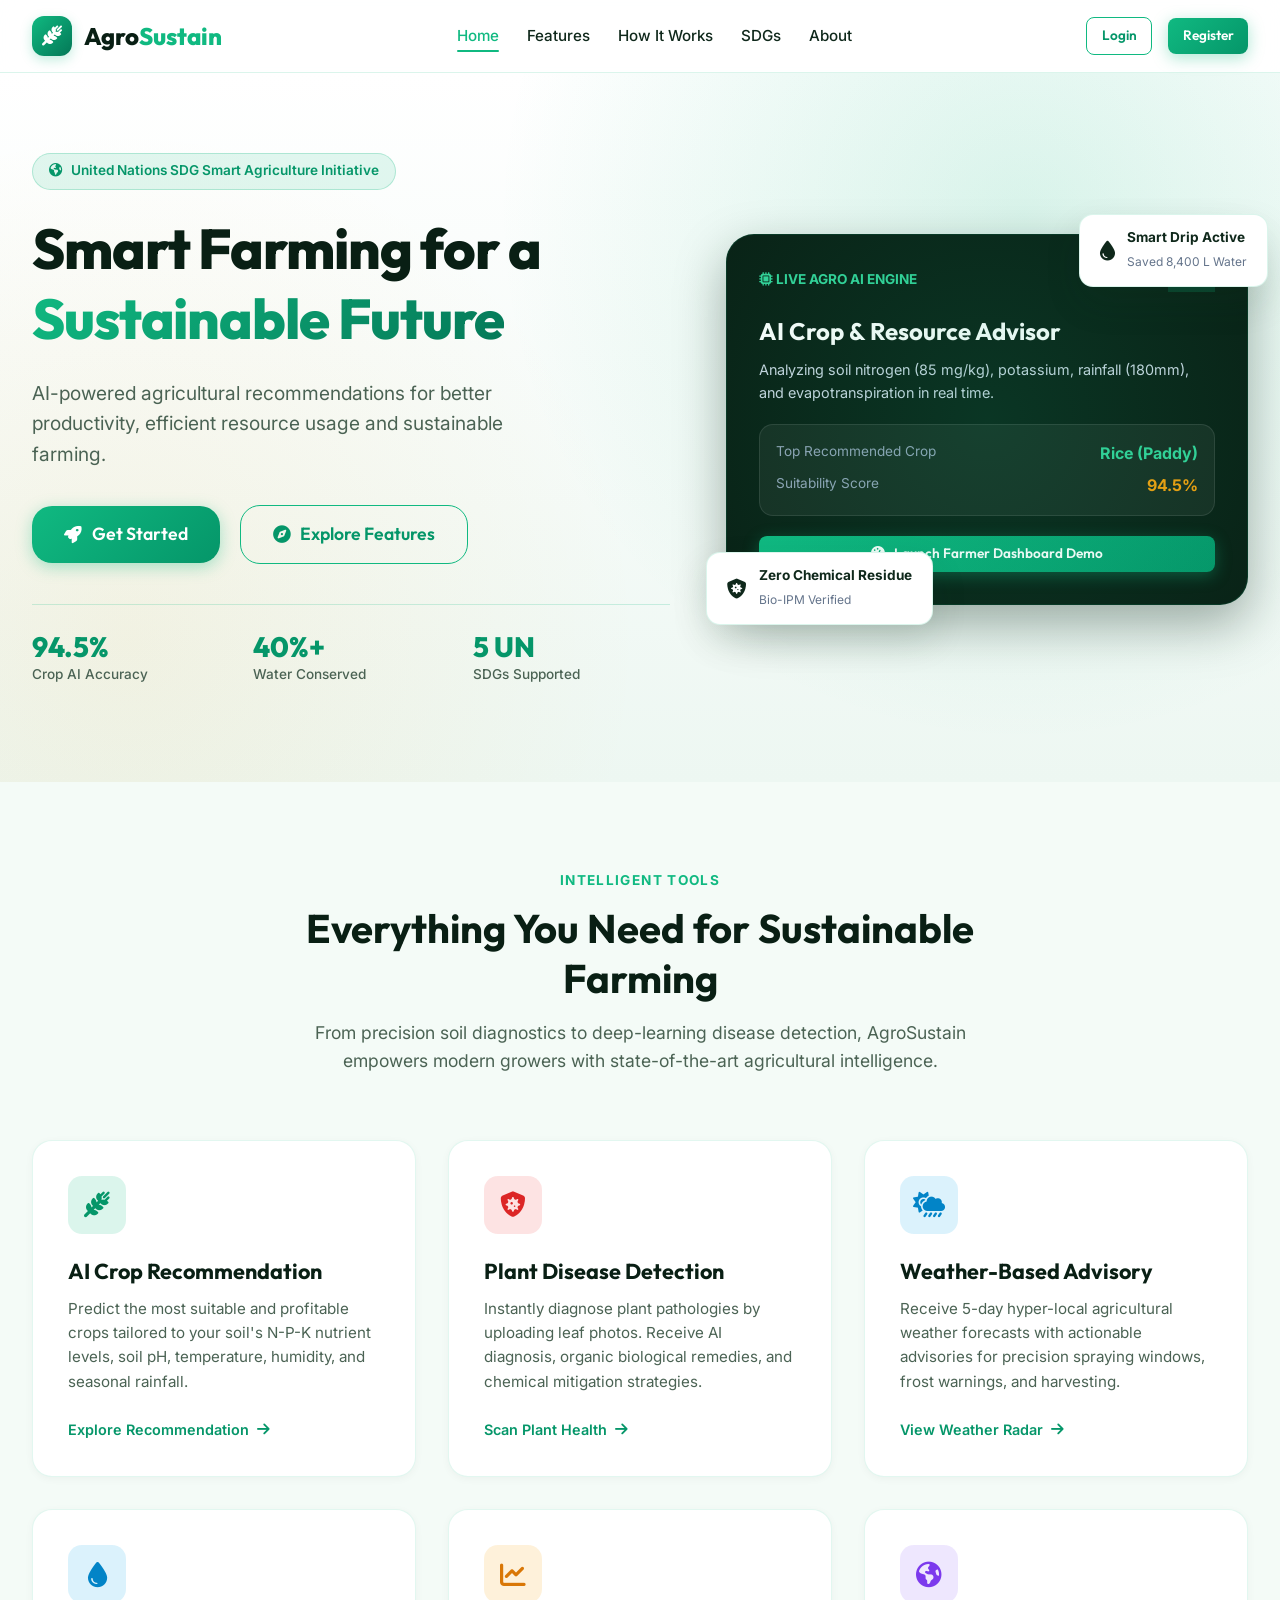
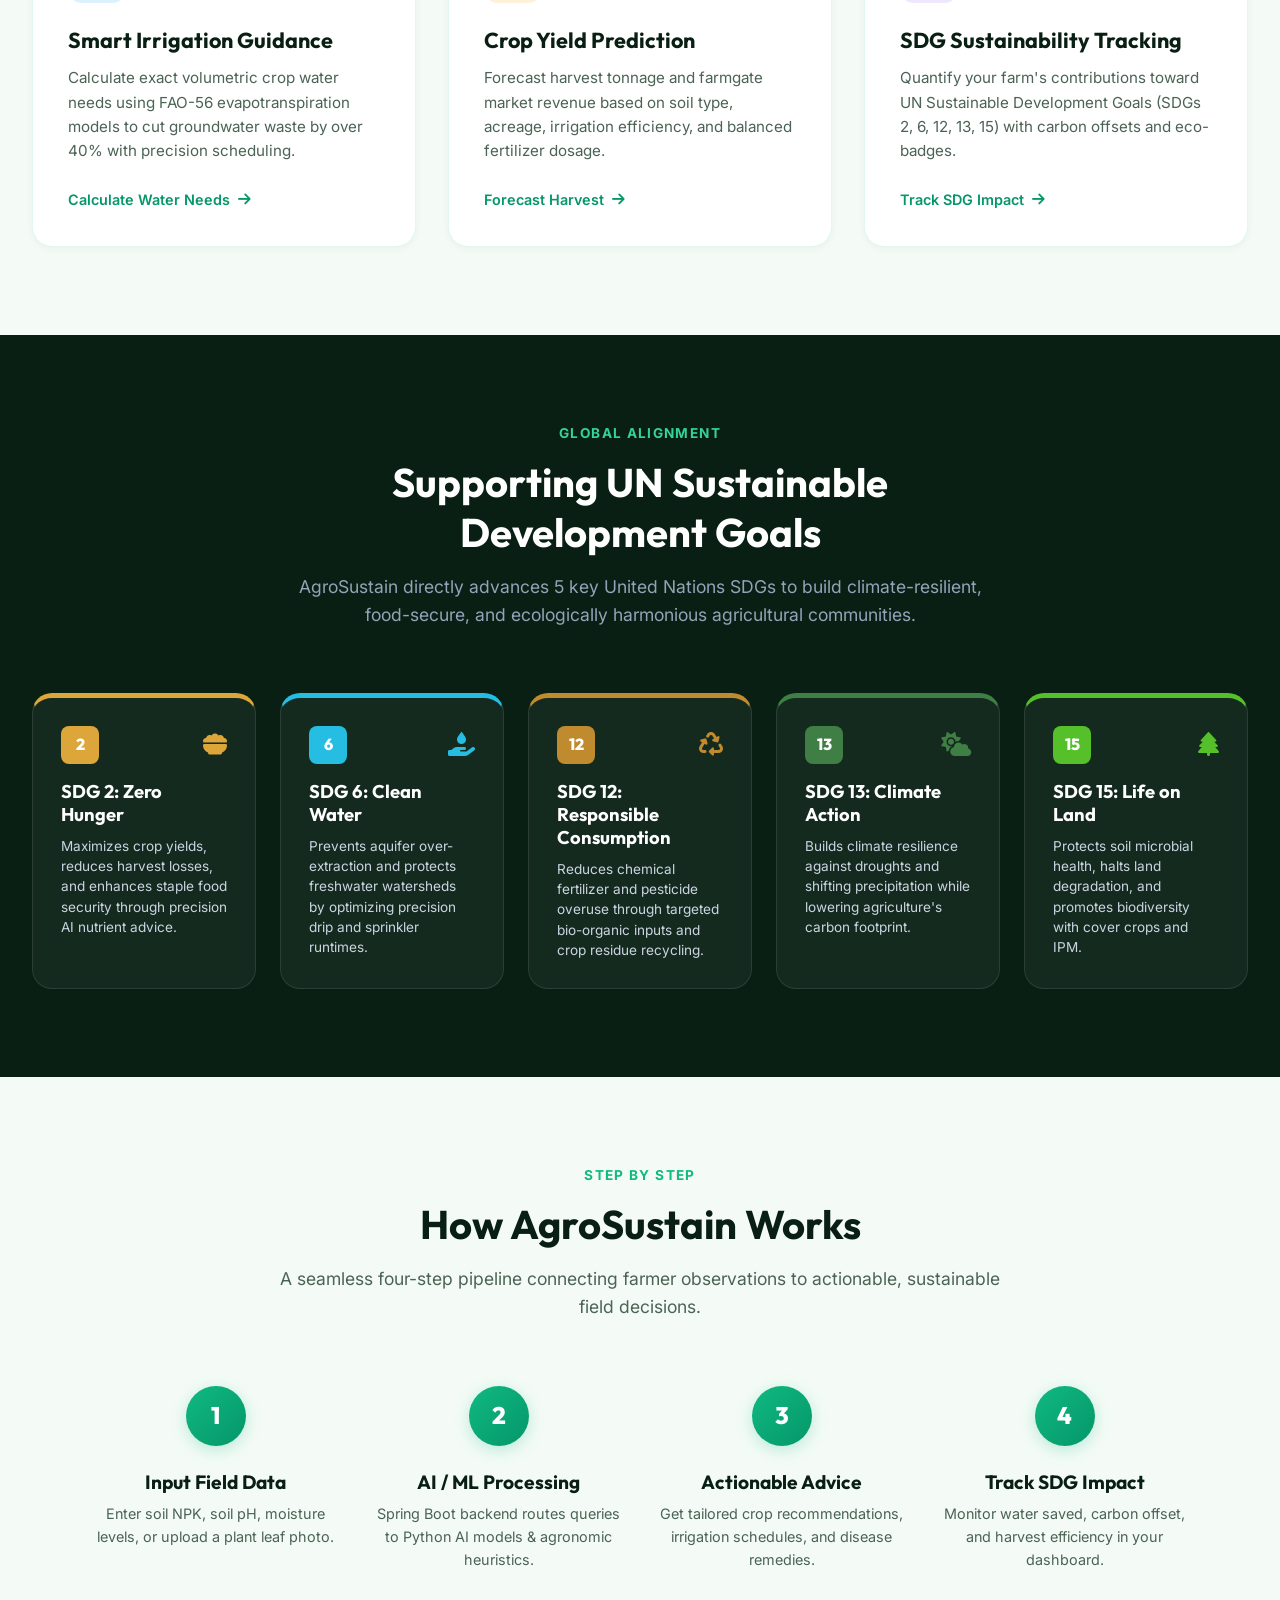
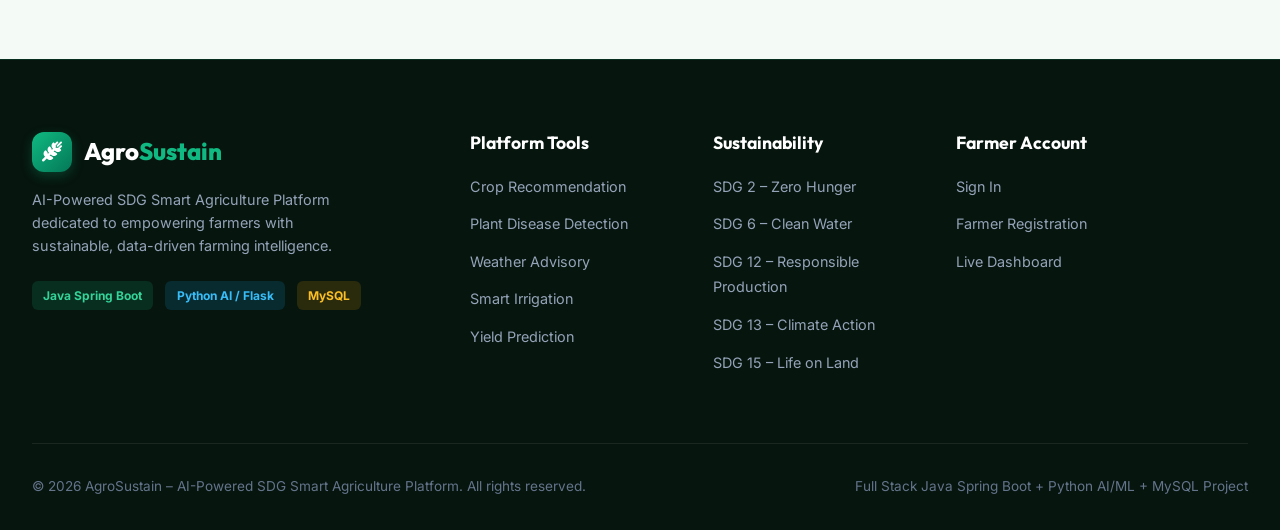
<file: frontend/index.html>
<!DOCTYPE html>
<html lang="en">
<head>
    <meta charset="UTF-8">
    <meta name="viewport" content="width=device-width, initial-scale=1.0">
    <title>AgroSustain – AI-Powered SDG Smart Agriculture Platform</title>
    <meta name="description" content="AI-powered agricultural recommendations for better productivity, efficient resource usage and sustainable farming supporting UN SDGs.">
    <!-- FontAwesome & Fonts -->
    <link rel="stylesheet" href="https://cdnjs.cloudflare.com/ajax/libs/font-awesome/6.5.1/css/all.min.css">
    <!-- CSS -->
    <link rel="stylesheet" href="css/style.css">
    <link rel="stylesheet" href="css/responsive.css">
</head>
<body>

    <!-- Top Navigation Bar -->
    <header class="navbar">
        <div class="navbar-container">
            <a href="index.html" class="brand-logo" id="navBrandLogo">
                <div class="logo-icon"><i class="fa-solid fa-wheat-awn"></i></div>
                <span>Agro<span>Sustain</span></span>
            </a>

            <nav>
                <ul class="nav-links" id="mainNavLinks">
                    <li><a href="index.html" class="active" id="navHome">Home</a></li>
                    <li><a href="#features" id="navFeatures">Features</a></li>
                    <li><a href="#how-it-works" id="navHowItWorks">How It Works</a></li>
                    <li><a href="#sdgs" id="navSdgs">SDGs</a></li>
                    <li><a href="#about" id="navAbout">About</a></li>
                </ul>
            </nav>

            <div class="nav-actions">
                <a href="login.html" class="btn btn-outline btn-sm" id="navLoginBtn">Login</a>
                <a href="register.html" class="btn btn-primary btn-sm" id="navRegisterBtn">Register</a>
                <button class="mobile-toggle" aria-label="Toggle navigation" id="mobileMenuToggle">
                    <i class="fa-solid fa-bars"></i>
                </button>
            </div>
        </div>
    </header>

    <!-- Hero Section -->
    <section class="hero">
        <div class="hero-container">
            <div class="hero-content">
                <div class="hero-badge">
                    <i class="fa-solid fa-earth-americas"></i> United Nations SDG Smart Agriculture Initiative
                </div>
                <h1 class="hero-title">
                    Smart Farming for a <span class="gradient-text">Sustainable Future</span>
                </h1>
                <p class="hero-subtitle">
                    AI-powered agricultural recommendations for better productivity, efficient resource usage and sustainable farming.
                </p>
                <div class="hero-cta">
                    <a href="register.html" class="btn btn-primary btn-lg" id="heroGetStartedBtn">
                        <i class="fa-solid fa-rocket"></i> Get Started
                    </a>
                    <a href="#features" class="btn btn-outline btn-lg" id="heroExploreBtn">
                        <i class="fa-solid fa-compass"></i> Explore Features
                    </a>
                </div>

                <div class="hero-stats">
                    <div class="stat-item">
                        <h3>94.5%</h3>
                        <p>Crop AI Accuracy</p>
                    </div>
                    <div class="stat-item">
                        <h3>40%+</h3>
                        <p>Water Conserved</p>
                    </div>
                    <div class="stat-item">
                        <h3>5 UN</h3>
                        <p>SDGs Supported</p>
                    </div>
                </div>
            </div>

            <div class="hero-visual">
                <div class="hero-floating-badge badge-top-right">
                    <i class="fa-solid fa-droplet text-info fa-lg"></i>
                    <div>
                        <strong style="font-size: 0.85rem; display: block;">Smart Drip Active</strong>
                        <span style="font-size: 0.75rem; color: #64748b;">Saved 8,400 L Water</span>
                    </div>
                </div>

                <div class="hero-card-preview">
                    <div style="display: flex; justify-content: space-between; align-items: center; margin-bottom: 1.5rem;">
                        <span style="font-size: 0.85rem; color: #34d399; font-weight: 700; text-transform: uppercase;">
                            <i class="fa-solid fa-microchip"></i> Live Agro AI Engine
                        </span>
                        <span class="status-pill pulse" style="background: rgba(16,185,129,0.2); color: #34d399;">Online</span>
                    </div>

                    <h3 style="font-size: 1.5rem; margin-bottom: 0.75rem; color: white;">AI Crop & Resource Advisor</h3>
                    <p style="color: #cbd5e1; font-size: 0.9rem; margin-bottom: 1.25rem;">
                        Analyzing soil nitrogen (85 mg/kg), potassium, rainfall (180mm), and evapotranspiration in real time.
                    </p>

                    <div style="background: rgba(255,255,255,0.06); border-radius: var(--radius-md); padding: 1rem; border: 1px solid rgba(255,255,255,0.1); margin-bottom: 1.25rem;">
                        <div style="display: flex; justify-content: space-between; margin-bottom: 0.4rem;">
                            <span style="font-size: 0.85rem; color: #94a3b8;">Top Recommended Crop</span>
                            <span style="font-weight: 700; color: #34d399;">Rice (Paddy)</span>
                        </div>
                        <div style="display: flex; justify-content: space-between;">
                            <span style="font-size: 0.85rem; color: #94a3b8;">Suitability Score</span>
                            <span style="font-weight: 700; color: #f59e0b;">94.5%</span>
                        </div>
                    </div>

                    <a href="dashboard.html" class="btn btn-primary btn-sm" style="width: 100%;">
                        <i class="fa-solid fa-gauge-high"></i> Launch Farmer Dashboard Demo
                    </a>
                </div>

                <div class="hero-floating-badge badge-bottom-left">
                    <i class="fa-solid fa-shield-virus text-success fa-lg"></i>
                    <div>
                        <strong style="font-size: 0.85rem; display: block;">Zero Chemical Residue</strong>
                        <span style="font-size: 0.75rem; color: #64748b;">Bio-IPM Verified</span>
                    </div>
                </div>
            </div>
        </div>
    </section>

    <!-- Features Section -->
    <section class="section" id="features">
        <div class="section-header">
            <span class="section-tag">Intelligent Tools</span>
            <h2 class="section-title">Everything You Need for Sustainable Farming</h2>
            <p class="section-desc">
                From precision soil diagnostics to deep-learning disease detection, AgroSustain empowers modern growers with state-of-the-art agricultural intelligence.
            </p>
        </div>

        <div class="features-grid">
            <!-- Feature 1 -->
            <div class="feature-card">
                <div class="feature-icon-wrapper icon-green">
                    <i class="fa-solid fa-wheat-awn"></i>
                </div>
                <h3>AI Crop Recommendation</h3>
                <p>
                    Predict the most suitable and profitable crops tailored to your soil's N-P-K nutrient levels, soil pH, temperature, humidity, and seasonal rainfall.
                </p>
                <a href="crop-recommendation.html" class="feature-link">
                    Explore Recommendation <i class="fa-solid fa-arrow-right"></i>
                </a>
            </div>

            <!-- Feature 2 -->
            <div class="feature-card">
                <div class="feature-icon-wrapper icon-red">
                    <i class="fa-solid fa-shield-virus"></i>
                </div>
                <h3>Plant Disease Detection</h3>
                <p>
                    Instantly diagnose plant pathologies by uploading leaf photos. Receive AI diagnosis, organic biological remedies, and chemical mitigation strategies.
                </p>
                <a href="disease-detection.html" class="feature-link">
                    Scan Plant Health <i class="fa-solid fa-arrow-right"></i>
                </a>
            </div>

            <!-- Feature 3 -->
            <div class="feature-card">
                <div class="feature-icon-wrapper icon-blue">
                    <i class="fa-solid fa-cloud-sun-rain"></i>
                </div>
                <h3>Weather-Based Advisory</h3>
                <p>
                    Receive 5-day hyper-local agricultural weather forecasts with actionable advisories for precision spraying windows, frost warnings, and harvesting.
                </p>
                <a href="weather.html" class="feature-link">
                    View Weather Radar <i class="fa-solid fa-arrow-right"></i>
                </a>
            </div>

            <!-- Feature 4 -->
            <div class="feature-card">
                <div class="feature-icon-wrapper icon-blue">
                    <i class="fa-solid fa-droplet"></i>
                </div>
                <h3>Smart Irrigation Guidance</h3>
                <p>
                    Calculate exact volumetric crop water needs using FAO-56 evapotranspiration models to cut groundwater waste by over 40% with precision scheduling.
                </p>
                <a href="irrigation.html" class="feature-link">
                    Calculate Water Needs <i class="fa-solid fa-arrow-right"></i>
                </a>
            </div>

            <!-- Feature 5 -->
            <div class="feature-card">
                <div class="feature-icon-wrapper icon-gold">
                    <i class="fa-solid fa-chart-line"></i>
                </div>
                <h3>Crop Yield Prediction</h3>
                <p>
                    Forecast harvest tonnage and farmgate market revenue based on soil type, acreage, irrigation efficiency, and balanced fertilizer dosage.
                </p>
                <a href="yield-prediction.html" class="feature-link">
                    Forecast Harvest <i class="fa-solid fa-arrow-right"></i>
                </a>
            </div>

            <!-- Feature 6 -->
            <div class="feature-card">
                <div class="feature-icon-wrapper icon-purple">
                    <i class="fa-solid fa-earth-americas"></i>
                </div>
                <h3>SDG Sustainability Tracking</h3>
                <p>
                    Quantify your farm's contributions toward UN Sustainable Development Goals (SDGs 2, 6, 12, 13, 15) with carbon offsets and eco-badges.
                </p>
                <a href="sdg.html" class="feature-link">
                    Track SDG Impact <i class="fa-solid fa-arrow-right"></i>
                </a>
            </div>
        </div>
    </section>

    <!-- SDG Section -->
    <section class="section sdg-section" id="sdgs">
        <div class="section-header">
            <span class="section-tag" style="color: #34d399;">Global Alignment</span>
            <h2 class="section-title">Supporting UN Sustainable Development Goals</h2>
            <p class="section-desc">
                AgroSustain directly advances 5 key United Nations SDGs to build climate-resilient, food-secure, and ecologically harmonious agricultural communities.
            </p>
        </div>

        <div class="sdg-grid">
            <!-- SDG 2 -->
            <div class="sdg-card" style="--card-color: var(--sdg-2);">
                <div class="sdg-header">
                    <div class="sdg-badge-num">2</div>
                    <i class="fa-solid fa-bowl-food fa-xl" style="color: var(--sdg-2);"></i>
                </div>
                <h4>SDG 2: Zero Hunger</h4>
                <p>Maximizes crop yields, reduces harvest losses, and enhances staple food security through precision AI nutrient advice.</p>
            </div>

            <!-- SDG 6 -->
            <div class="sdg-card" style="--card-color: var(--sdg-6);">
                <div class="sdg-header">
                    <div class="sdg-badge-num">6</div>
                    <i class="fa-solid fa-hand-holding-droplet fa-xl" style="color: var(--sdg-6);"></i>
                </div>
                <h4>SDG 6: Clean Water</h4>
                <p>Prevents aquifer over-extraction and protects freshwater watersheds by optimizing precision drip and sprinkler runtimes.</p>
            </div>

            <!-- SDG 12 -->
            <div class="sdg-card" style="--card-color: var(--sdg-12);">
                <div class="sdg-header">
                    <div class="sdg-badge-num">12</div>
                    <i class="fa-solid fa-recycle fa-xl" style="color: var(--sdg-12);"></i>
                </div>
                <h4>SDG 12: Responsible Consumption</h4>
                <p>Reduces chemical fertilizer and pesticide overuse through targeted bio-organic inputs and crop residue recycling.</p>
            </div>

            <!-- SDG 13 -->
            <div class="sdg-card" style="--card-color: var(--sdg-13);">
                <div class="sdg-header">
                    <div class="sdg-badge-num">13</div>
                    <i class="fa-solid fa-cloud-sun fa-xl" style="color: var(--sdg-13);"></i>
                </div>
                <h4>SDG 13: Climate Action</h4>
                <p>Builds climate resilience against droughts and shifting precipitation while lowering agriculture's carbon footprint.</p>
            </div>

            <!-- SDG 15 -->
            <div class="sdg-card" style="--card-color: var(--sdg-15);">
                <div class="sdg-header">
                    <div class="sdg-badge-num">15</div>
                    <i class="fa-solid fa-tree fa-xl" style="color: var(--sdg-15);"></i>
                </div>
                <h4>SDG 15: Life on Land</h4>
                <p>Protects soil microbial health, halts land degradation, and promotes biodiversity with cover crops and IPM.</p>
            </div>
        </div>
    </section>

    <!-- How It Works Section -->
    <section class="section" id="how-it-works">
        <div class="section-header">
            <span class="section-tag">Step by Step</span>
            <h2 class="section-title">How AgroSustain Works</h2>
            <p class="section-desc">
                A seamless four-step pipeline connecting farmer observations to actionable, sustainable field decisions.
            </p>
        </div>

        <div class="steps-container">
            <div class="step-card">
                <div class="step-number">1</div>
                <h4>Input Field Data</h4>
                <p>Enter soil NPK, soil pH, moisture levels, or upload a plant leaf photo.</p>
            </div>
            <div class="step-card">
                <div class="step-number">2</div>
                <h4>AI / ML Processing</h4>
                <p>Spring Boot backend routes queries to Python AI models & agronomic heuristics.</p>
            </div>
            <div class="step-card">
                <div class="step-number">3</div>
                <h4>Actionable Advice</h4>
                <p>Get tailored crop recommendations, irrigation schedules, and disease remedies.</p>
            </div>
            <div class="step-card">
                <div class="step-number">4</div>
                <h4>Track SDG Impact</h4>
                <p>Monitor water saved, carbon offset, and harvest efficiency in your dashboard.</p>
            </div>
        </div>
    </section>

    <!-- Footer -->
    <footer class="footer" id="about">
        <div class="footer-container">
            <div class="footer-brand">
                <a href="index.html" class="brand-logo">
                    <div class="logo-icon"><i class="fa-solid fa-wheat-awn"></i></div>
                    <span>Agro<span>Sustain</span></span>
                </a>
                <p>
                    AI-Powered SDG Smart Agriculture Platform dedicated to empowering farmers with sustainable, data-driven farming intelligence.
                </p>
                <div style="display: flex; gap: 0.75rem;">
                    <span style="background: rgba(16,185,129,0.15); color:#34d399; padding: 0.3rem 0.7rem; border-radius: 6px; font-size: 0.75rem; font-weight: 700;">Java Spring Boot</span>
                    <span style="background: rgba(14,165,233,0.15); color:#38bdf8; padding: 0.3rem 0.7rem; border-radius: 6px; font-size: 0.75rem; font-weight: 700;">Python AI / Flask</span>
                    <span style="background: rgba(245,158,11,0.15); color:#fbbf24; padding: 0.3rem 0.7rem; border-radius: 6px; font-size: 0.75rem; font-weight: 700;">MySQL</span>
                </div>
            </div>

            <div class="footer-links">
                <h5>Platform Tools</h5>
                <ul>
                    <li><a href="crop-recommendation.html">Crop Recommendation</a></li>
                    <li><a href="disease-detection.html">Plant Disease Detection</a></li>
                    <li><a href="weather.html">Weather Advisory</a></li>
                    <li><a href="irrigation.html">Smart Irrigation</a></li>
                    <li><a href="yield-prediction.html">Yield Prediction</a></li>
                </ul>
            </div>

            <div class="footer-links">
                <h5>Sustainability</h5>
                <ul>
                    <li><a href="sdg.html">SDG 2 – Zero Hunger</a></li>
                    <li><a href="sdg.html">SDG 6 – Clean Water</a></li>
                    <li><a href="sdg.html">SDG 12 – Responsible Production</a></li>
                    <li><a href="sdg.html">SDG 13 – Climate Action</a></li>
                    <li><a href="sdg.html">SDG 15 – Life on Land</a></li>
                </ul>
            </div>

            <div class="footer-links">
                <h5>Farmer Account</h5>
                <ul>
                    <li><a href="login.html">Sign In</a></li>
                    <li><a href="register.html">Farmer Registration</a></li>
                    <li><a href="dashboard.html">Live Dashboard</a></li>
                </ul>
            </div>
        </div>

        <div class="footer-bottom">
            <p>&copy; 2026 AgroSustain – AI-Powered SDG Smart Agriculture Platform. All rights reserved.</p>
            <p>Full Stack Java Spring Boot + Python AI/ML + MySQL Project</p>
        </div>
    </footer>

    <!-- Scripts -->
    <script src="js/main.js"></script>
</body>
</html>
</file>
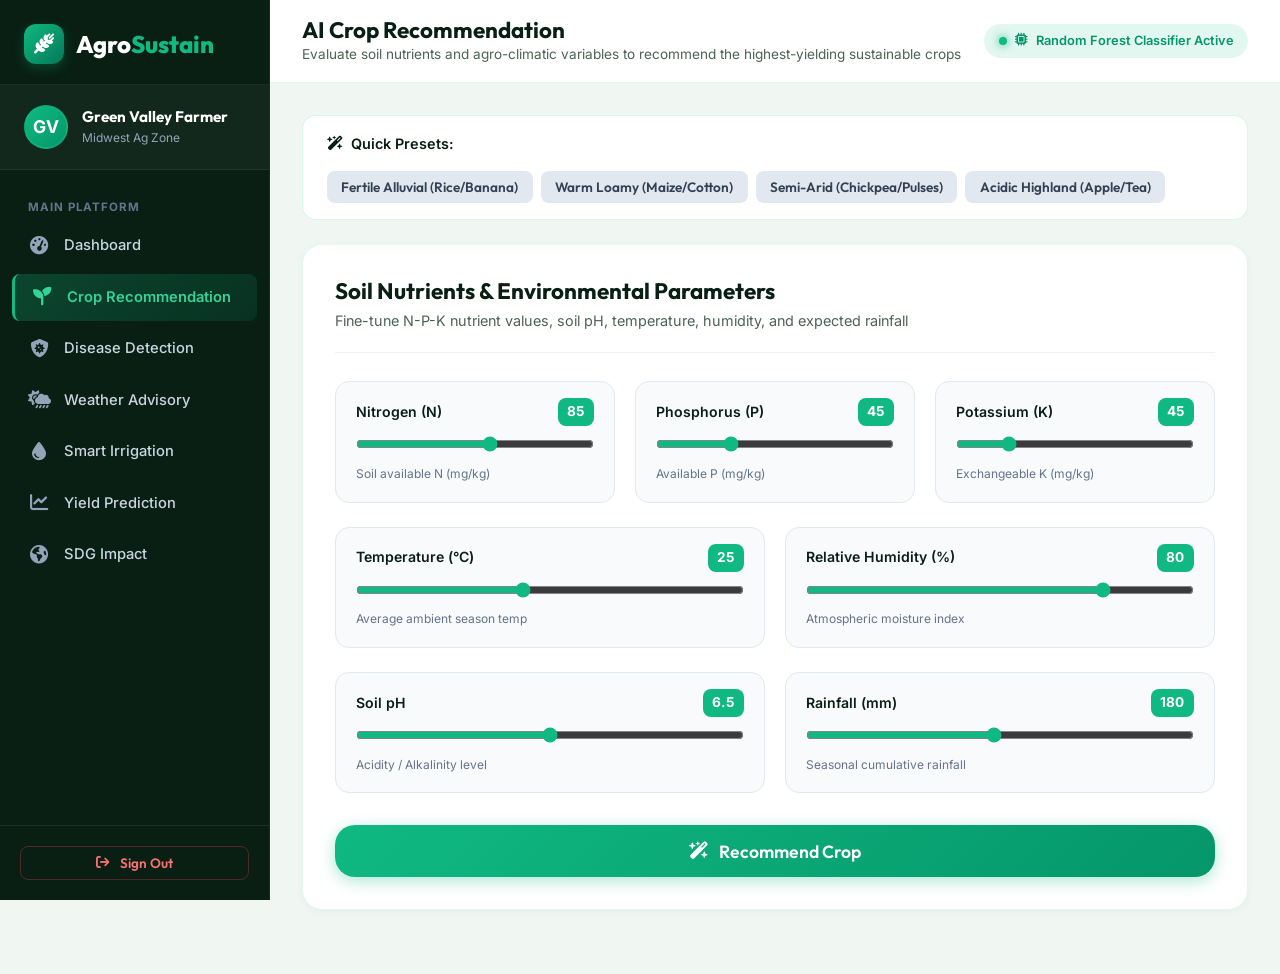
<file: frontend/crop-recommendation.html>
<!DOCTYPE html>
<html lang="en">
<head>
    <meta charset="UTF-8">
    <meta name="viewport" content="width=device-width, initial-scale=1.0">
    <title>AI Crop Recommendation – AgroSustain</title>
    <!-- FontAwesome & Fonts -->
    <link rel="stylesheet" href="https://cdnjs.cloudflare.com/ajax/libs/font-awesome/6.5.1/css/all.min.css">
    <!-- CSS -->
    <link rel="stylesheet" href="css/style.css">
    <link rel="stylesheet" href="css/dashboard.css">
    <link rel="stylesheet" href="css/responsive.css">
</head>
<body>

    <div class="dashboard-layout">
        <!-- Sidebar Navigation -->
        <aside class="sidebar">
            <div class="sidebar-header">
                <a href="index.html" class="brand-logo">
                    <div class="logo-icon"><i class="fa-solid fa-wheat-awn"></i></div>
                    <span>Agro<span>Sustain</span></span>
                </a>
            </div>

            <div class="sidebar-user-preview">
                <div class="user-avatar">GV</div>
                <div class="user-info">
                    <h5 class="current-user-name">Green Valley Farmer</h5>
                    <p>Midwest Ag Zone</p>
                </div>
            </div>

            <nav class="sidebar-nav">
                <div class="nav-section-label">Main Platform</div>
                <ul class="sidebar-menu">
                    <li class="sidebar-item">
                        <a href="dashboard.html" class="sidebar-link">
                            <i class="fa-solid fa-gauge-high"></i> <span>Dashboard</span>
                        </a>
                    </li>
                    <li class="sidebar-item">
                        <a href="crop-recommendation.html" class="sidebar-link active">
                            <i class="fa-solid fa-seedling"></i> <span>Crop Recommendation</span>
                        </a>
                    </li>
                    <li class="sidebar-item">
                        <a href="disease-detection.html" class="sidebar-link">
                            <i class="fa-solid fa-shield-virus"></i> <span>Disease Detection</span>
                        </a>
                    </li>
                    <li class="sidebar-item">
                        <a href="weather.html" class="sidebar-link">
                            <i class="fa-solid fa-cloud-sun-rain"></i> <span>Weather Advisory</span>
                        </a>
                    </li>
                    <li class="sidebar-item">
                        <a href="irrigation.html" class="sidebar-link">
                            <i class="fa-solid fa-droplet"></i> <span>Smart Irrigation</span>
                        </a>
                    </li>
                    <li class="sidebar-item">
                        <a href="yield-prediction.html" class="sidebar-link">
                            <i class="fa-solid fa-chart-line"></i> <span>Yield Prediction</span>
                        </a>
                    </li>
                    <li class="sidebar-item">
                        <a href="sdg.html" class="sidebar-link">
                            <i class="fa-solid fa-earth-americas"></i> <span>SDG Impact</span>
                        </a>
                    </li>
                </ul>
            </nav>

            <div class="sidebar-footer">
                <button class="btn btn-outline btn-sm" style="width: 100%; color: #f87171; border-color: rgba(239,68,68,0.3);" onclick="Auth.logout()">
                    <i class="fa-solid fa-arrow-right-from-bracket"></i> Sign Out
                </button>
            </div>
        </aside>

        <!-- Main Content -->
        <main class="main-content">
            <header class="dashboard-topbar">
                <div style="display: flex; align-items: center; gap: 1rem;">
                    <button class="mobile-toggle" onclick="document.querySelector('.sidebar').classList.toggle('open')">
                        <i class="fa-solid fa-bars"></i>
                    </button>
                    <div class="page-breadcrumb">
                        <h2>AI Crop Recommendation</h2>
                        <p>Evaluate soil nutrients and agro-climatic variables to recommend the highest-yielding sustainable crops</p>
                    </div>
                </div>

                <div class="topbar-right">
                    <span class="status-pill pulse"><i class="fa-solid fa-microchip"></i> Random Forest Classifier Active</span>
                </div>
            </header>

            <div class="dashboard-body">

                <!-- Soil Presets Bar -->
                <div style="background: white; border-radius: var(--radius-md); padding: 1rem 1.5rem; margin-bottom: 1.5rem; border: 1px solid rgba(16, 185, 129, 0.15); display: flex; align-items: center; justify-content: space-between; flex-wrap: wrap; gap: 1rem;">
                    <div style="display: flex; align-items: center; gap: 0.5rem; color: var(--forest-dark); font-weight: 600; font-size: 0.9rem;">
                        <i class="fa-solid fa-wand-magic-sparkles text-primary"></i> Quick Presets:
                    </div>
                    <div style="display: flex; gap: 0.5rem; flex-wrap: wrap;">
                        <button type="button" class="btn btn-sm btn-secondary preset-btn" data-preset="fertile_alluvial">Fertile Alluvial (Rice/Banana)</button>
                        <button type="button" class="btn btn-sm btn-secondary preset-btn" data-preset="warm_loam">Warm Loamy (Maize/Cotton)</button>
                        <button type="button" class="btn btn-sm btn-secondary preset-btn" data-preset="semi_arid">Semi-Arid (Chickpea/Pulses)</button>
                        <button type="button" class="btn btn-sm btn-secondary preset-btn" data-preset="acidic_highland">Acidic Highland (Apple/Tea)</button>
                    </div>
                </div>

                <!-- Input Panel -->
                <div class="panel-card">
                    <div class="panel-header">
                        <h3>Soil Nutrients & Environmental Parameters</h3>
                        <p>Fine-tune N-P-K nutrient values, soil pH, temperature, humidity, and expected rainfall</p>
                    </div>

                    <form id="cropRecommendForm">
                        <!-- N-P-K Sliders Grid -->
                        <div class="form-grid-3" style="margin-bottom: 1.5rem;">
                            <!-- Nitrogen -->
                            <div class="slider-container">
                                <div class="slider-header">
                                    <label class="form-label" style="margin-bottom: 0;">Nitrogen (N)</label>
                                    <span class="slider-value-badge" id="val_nitrogen">85</span>
                                </div>
                                <input type="range" class="form-range" id="input_nitrogen" min="0" max="150" value="85">
                                <small style="color: #64748b; font-size: 0.75rem;">Soil available N (mg/kg)</small>
                            </div>

                            <!-- Phosphorus -->
                            <div class="slider-container">
                                <div class="slider-header">
                                    <label class="form-label" style="margin-bottom: 0;">Phosphorus (P)</label>
                                    <span class="slider-value-badge" id="val_phosphorus">45</span>
                                </div>
                                <input type="range" class="form-range" id="input_phosphorus" min="0" max="150" value="45">
                                <small style="color: #64748b; font-size: 0.75rem;">Available P (mg/kg)</small>
                            </div>

                            <!-- Potassium -->
                            <div class="slider-container">
                                <div class="slider-header">
                                    <label class="form-label" style="margin-bottom: 0;">Potassium (K)</label>
                                    <span class="slider-value-badge" id="val_potassium">45</span>
                                </div>
                                <input type="range" class="form-range" id="input_potassium" min="0" max="220" value="45">
                                <small style="color: #64748b; font-size: 0.75rem;">Exchangeable K (mg/kg)</small>
                            </div>
                        </div>

                        <!-- Climate & Soil pH Grid -->
                        <div class="form-grid-2" style="margin-bottom: 1.5rem;">
                            <!-- Temperature -->
                            <div class="slider-container">
                                <div class="slider-header">
                                    <label class="form-label" style="margin-bottom: 0;">Temperature (°C)</label>
                                    <span class="slider-value-badge" id="val_temperature">25</span>
                                </div>
                                <input type="range" class="form-range" id="input_temperature" min="10" max="45" value="25" step="0.5">
                                <small style="color: #64748b; font-size: 0.75rem;">Average ambient season temp</small>
                            </div>

                            <!-- Humidity -->
                            <div class="slider-container">
                                <div class="slider-header">
                                    <label class="form-label" style="margin-bottom: 0;">Relative Humidity (%)</label>
                                    <span class="slider-value-badge" id="val_humidity">80</span>
                                </div>
                                <input type="range" class="form-range" id="input_humidity" min="10" max="100" value="80">
                                <small style="color: #64748b; font-size: 0.75rem;">Atmospheric moisture index</small>
                            </div>
                        </div>

                        <div class="form-grid-2" style="margin-bottom: 2rem;">
                            <!-- Soil pH -->
                            <div class="slider-container">
                                <div class="slider-header">
                                    <label class="form-label" style="margin-bottom: 0;">Soil pH</label>
                                    <span class="slider-value-badge" id="val_ph">6.5</span>
                                </div>
                                <input type="range" class="form-range" id="input_ph" min="3.5" max="9.5" value="6.5" step="0.1">
                                <small style="color: #64748b; font-size: 0.75rem;">Acidity / Alkalinity level</small>
                            </div>

                            <!-- Rainfall -->
                            <div class="slider-container">
                                <div class="slider-header">
                                    <label class="form-label" style="margin-bottom: 0;">Rainfall (mm)</label>
                                    <span class="slider-value-badge" id="val_rainfall">180</span>
                                </div>
                                <input type="range" class="form-range" id="input_rainfall" min="20" max="350" value="180">
                                <small style="color: #64748b; font-size: 0.75rem;">Seasonal cumulative rainfall</small>
                            </div>
                        </div>

                        <button type="submit" class="btn btn-primary btn-lg" id="btnRecommendCrop" style="width: 100%;">
                            <i class="fa-solid fa-wand-magic-sparkles"></i> Recommend Crop
                        </button>
                    </form>

                    <!-- Result Card Container -->
                    <div id="cropResultCard" class="result-card" style="display: none;"></div>
                </div>

            </div>
        </main>
    </div>

    <!-- Scripts -->
    <script src="js/main.js"></script>
    <script src="js/crop.js"></script>
</body>
</html>
</file>
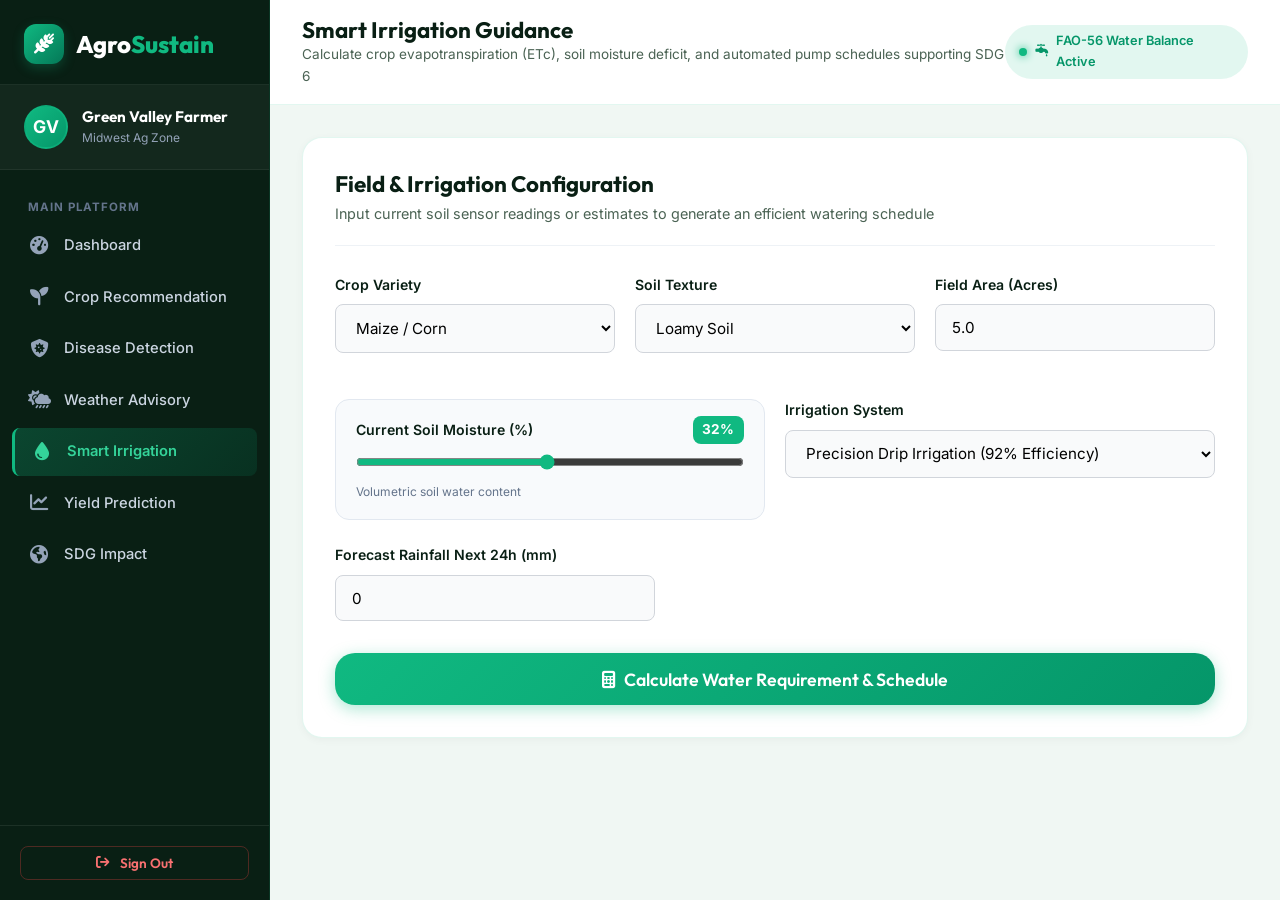
<file: frontend/irrigation.html>
<!DOCTYPE html>
<html lang="en">
<head>
    <meta charset="UTF-8">
    <meta name="viewport" content="width=device-width, initial-scale=1.0">
    <title>Smart Irrigation Guidance – AgroSustain</title>
    <!-- FontAwesome & Fonts -->
    <link rel="stylesheet" href="https://cdnjs.cloudflare.com/ajax/libs/font-awesome/6.5.1/css/all.min.css">
    <!-- CSS -->
    <link rel="stylesheet" href="css/style.css">
    <link rel="stylesheet" href="css/dashboard.css">
    <link rel="stylesheet" href="css/responsive.css">
</head>
<body>

    <div class="dashboard-layout">
        <!-- Sidebar Navigation -->
        <aside class="sidebar">
            <div class="sidebar-header">
                <a href="index.html" class="brand-logo">
                    <div class="logo-icon"><i class="fa-solid fa-wheat-awn"></i></div>
                    <span>Agro<span>Sustain</span></span>
                </a>
            </div>

            <div class="sidebar-user-preview">
                <div class="user-avatar">GV</div>
                <div class="user-info">
                    <h5 class="current-user-name">Green Valley Farmer</h5>
                    <p>Midwest Ag Zone</p>
                </div>
            </div>

            <nav class="sidebar-nav">
                <div class="nav-section-label">Main Platform</div>
                <ul class="sidebar-menu">
                    <li class="sidebar-item">
                        <a href="dashboard.html" class="sidebar-link">
                            <i class="fa-solid fa-gauge-high"></i> <span>Dashboard</span>
                        </a>
                    </li>
                    <li class="sidebar-item">
                        <a href="crop-recommendation.html" class="sidebar-link">
                            <i class="fa-solid fa-seedling"></i> <span>Crop Recommendation</span>
                        </a>
                    </li>
                    <li class="sidebar-item">
                        <a href="disease-detection.html" class="sidebar-link">
                            <i class="fa-solid fa-shield-virus"></i> <span>Disease Detection</span>
                        </a>
                    </li>
                    <li class="sidebar-item">
                        <a href="weather.html" class="sidebar-link">
                            <i class="fa-solid fa-cloud-sun-rain"></i> <span>Weather Advisory</span>
                        </a>
                    </li>
                    <li class="sidebar-item">
                        <a href="irrigation.html" class="sidebar-link active">
                            <i class="fa-solid fa-droplet"></i> <span>Smart Irrigation</span>
                        </a>
                    </li>
                    <li class="sidebar-item">
                        <a href="yield-prediction.html" class="sidebar-link">
                            <i class="fa-solid fa-chart-line"></i> <span>Yield Prediction</span>
                        </a>
                    </li>
                    <li class="sidebar-item">
                        <a href="sdg.html" class="sidebar-link">
                            <i class="fa-solid fa-earth-americas"></i> <span>SDG Impact</span>
                        </a>
                    </li>
                </ul>
            </nav>

            <div class="sidebar-footer">
                <button class="btn btn-outline btn-sm" style="width: 100%; color: #f87171; border-color: rgba(239,68,68,0.3);" onclick="Auth.logout()">
                    <i class="fa-solid fa-arrow-right-from-bracket"></i> Sign Out
                </button>
            </div>
        </aside>

        <!-- Main Content -->
        <main class="main-content">
            <header class="dashboard-topbar">
                <div style="display: flex; align-items: center; gap: 1rem;">
                    <button class="mobile-toggle" onclick="document.querySelector('.sidebar').classList.toggle('open')">
                        <i class="fa-solid fa-bars"></i>
                    </button>
                    <div class="page-breadcrumb">
                        <h2>Smart Irrigation Guidance</h2>
                        <p>Calculate crop evapotranspiration (ETc), soil moisture deficit, and automated pump schedules supporting SDG 6</p>
                    </div>
                </div>

                <div class="topbar-right">
                    <span class="status-pill pulse"><i class="fa-solid fa-faucet-drip"></i> FAO-56 Water Balance Active</span>
                </div>
            </header>

            <div class="dashboard-body">

                <div class="panel-card">
                    <div class="panel-header">
                        <h3>Field & Irrigation Configuration</h3>
                        <p>Input current soil sensor readings or estimates to generate an efficient watering schedule</p>
                    </div>

                    <form id="irrigationForm">
                        <div class="form-grid-3" style="margin-bottom: 1.5rem;">
                            <div class="form-group">
                                <label class="form-label" for="irrigCropType">Crop Variety</label>
                                <select class="form-control" id="irrigCropType">
                                    <option value="Maize" selected>Maize / Corn</option>
                                    <option value="Rice">Rice (Wetland Paddy)</option>
                                    <option value="Wheat">Wheat</option>
                                    <option value="Tomato">Tomato</option>
                                    <option value="Potato">Potato</option>
                                    <option value="Cotton">Cotton</option>
                                    <option value="Chickpea">Chickpea / Pulses</option>
                                    <option value="Banana">Banana</option>
                                </select>
                            </div>

                            <div class="form-group">
                                <label class="form-label" for="irrigSoilType">Soil Texture</label>
                                <select class="form-control" id="irrigSoilType">
                                    <option value="Loamy" selected>Loamy Soil</option>
                                    <option value="Alluvial">Alluvial Basin</option>
                                    <option value="Clay Loam">Clay Loam</option>
                                    <option value="Black Cotton (Vertisol)">Black Cotton (Vertisol)</option>
                                    <option value="Sandy Loam">Sandy Loam</option>
                                    <option value="Sandy">Sandy Soil</option>
                                </select>
                            </div>

                            <div class="form-group">
                                <label class="form-label" for="irrigArea">Field Area (Acres)</label>
                                <input type="number" step="0.5" class="form-control" id="irrigArea" value="5.0" min="0.5">
                            </div>
                        </div>

                        <div class="form-grid-2" style="margin-bottom: 1.5rem;">
                            <!-- Soil Moisture Slider -->
                            <div class="slider-container">
                                <div class="slider-header">
                                    <label class="form-label" style="margin-bottom: 0;">Current Soil Moisture (%)</label>
                                    <span class="slider-value-badge" id="val_irrigationMoisture">32%</span>
                                </div>
                                <input type="range" class="form-range" id="irrigationMoistureSlider" min="5" max="60" value="32">
                                <small style="color: #64748b; font-size: 0.75rem;">Volumetric soil water content</small>
                            </div>

                            <div class="form-group">
                                <label class="form-label" for="irrigMethod">Irrigation System</label>
                                <select class="form-control" id="irrigMethod">
                                    <option value="Precision Drip" selected>Precision Drip Irrigation (92% Efficiency)</option>
                                    <option value="Sub-surface Drip">Sub-surface Drip (95% Efficiency)</option>
                                    <option value="Micro Sprinkler">Micro Sprinkler (82% Efficiency)</option>
                                    <option value="Center Pivot">Center Pivot (78% Efficiency)</option>
                                    <option value="Furrow Irrigation">Furrow Irrigation (60% Efficiency)</option>
                                    <option value="Flood / Basin">Flood / Basin (50% Efficiency - High Waste)</option>
                                </select>
                            </div>
                        </div>

                        <div class="form-group" style="max-width: 320px; margin-bottom: 2rem;">
                            <label class="form-label" for="irrigForecastRain">Forecast Rainfall Next 24h (mm)</label>
                            <input type="number" step="1" class="form-control" id="irrigForecastRain" value="0" min="0">
                        </div>

                        <button type="submit" class="btn btn-primary btn-lg" id="btnCalculateIrrigation" style="width: 100%;">
                            <i class="fa-solid fa-calculator"></i> Calculate Water Requirement & Schedule
                        </button>
                    </form>

                    <!-- Irrigation Result Card -->
                    <div id="irrigationResultCard" class="result-card" style="display: none;"></div>
                </div>

            </div>
        </main>
    </div>

    <!-- Scripts -->
    <script src="js/main.js"></script>
    <script src="js/irrigation.js"></script>
</body>
</html>
</file>
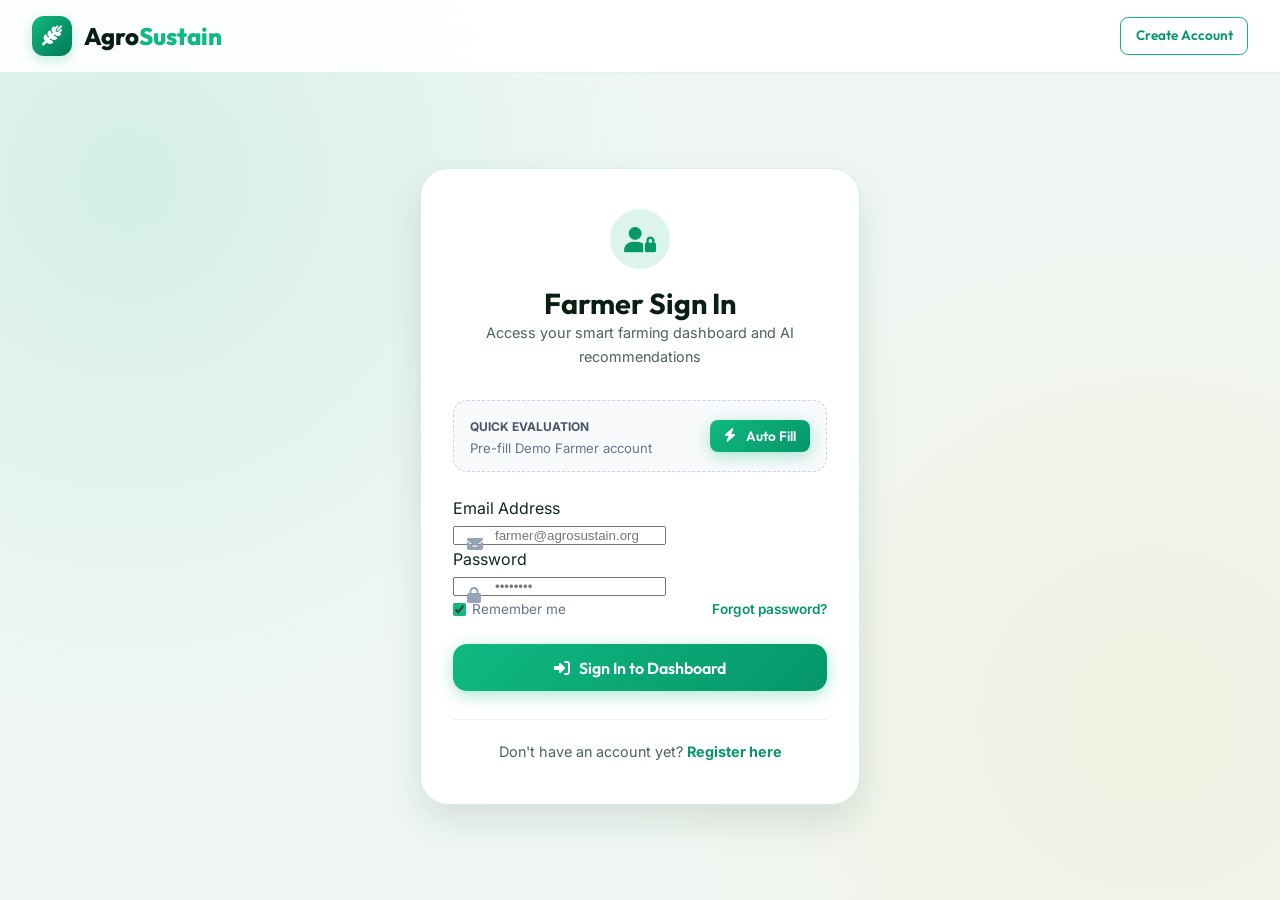
<file: frontend/login.html>
<!DOCTYPE html>
<html lang="en">
<head>
    <meta charset="UTF-8">
    <meta name="viewport" content="width=device-width, initial-scale=1.0">
    <title>Farmer Sign In – AgroSustain</title>
    <!-- FontAwesome & Fonts -->
    <link rel="stylesheet" href="https://cdnjs.cloudflare.com/ajax/libs/font-awesome/6.5.1/css/all.min.css">
    <link rel="stylesheet" href="css/style.css">
    <link rel="stylesheet" href="css/responsive.css">
</head>
<body style="min-height: 100vh; display: flex; flex-direction: column; background: radial-gradient(circle at 10% 20%, rgba(16, 185, 129, 0.12), transparent 40%), radial-gradient(circle at 90% 80%, rgba(245, 158, 11, 0.08), transparent 40%), #f0f7f3;">

    <!-- Navbar -->
    <header class="navbar">
        <div class="navbar-container">
            <a href="index.html" class="brand-logo">
                <div class="logo-icon"><i class="fa-solid fa-wheat-awn"></i></div>
                <span>Agro<span>Sustain</span></span>
            </a>
            <div class="nav-actions">
                <a href="register.html" class="btn btn-outline btn-sm">Create Account</a>
            </div>
        </div>
    </header>

    <!-- Main Auth Card -->
    <main style="flex-grow: 1; display: flex; align-items: center; justify-content: center; padding: 2.5rem 1rem;">
        <div style="background: white; border-radius: var(--radius-xl); border: 1px solid rgba(16, 185, 129, 0.2); box-shadow: var(--shadow-lg); width: 100%; max-width: 440px; padding: 2.5rem 2rem; position: relative; overflow: hidden;">
            
            <div style="text-align: center; margin-bottom: 2rem;">
                <div style="width: 60px; height: 60px; background: rgba(16, 185, 129, 0.15); color: var(--primary-dark); border-radius: 50%; display: flex; align-items: center; justify-content: center; font-size: 1.6rem; margin: 0 auto 1rem;">
                    <i class="fa-solid fa-user-lock"></i>
                </div>
                <h2 style="font-size: 1.8rem; color: var(--forest-dark);">Farmer Sign In</h2>
                <p style="font-size: 0.9rem; color: var(--text-muted);">Access your smart farming dashboard and AI recommendations</p>
            </div>

            <!-- Demo 1-Click Button -->
            <div style="background: #f8fafc; border: 1px dashed #cbd5e1; border-radius: var(--radius-md); padding: 0.75rem 1rem; margin-bottom: 1.5rem; display: flex; align-items: center; justify-content: space-between;">
                <div>
                    <span style="font-size: 0.75rem; font-weight: 700; color: #475569; text-transform: uppercase;">Quick Evaluation</span>
                    <p style="font-size: 0.82rem; color: #64748b;">Pre-fill Demo Farmer account</p>
                </div>
                <button type="button" class="btn btn-sm btn-primary" onclick="fillDemoFarmer()" id="btnFillDemo">
                    <i class="fa-solid fa-bolt"></i> Auto Fill
                </button>
            </div>

            <form id="loginForm">
                <div class="form-group">
                    <label class="form-label" for="loginEmail">Email Address</label>
                    <div style="position: relative;">
                        <i class="fa-solid fa-envelope" style="position: absolute; left: 14px; top: 14px; color: #94a3b8;"></i>
                        <input type="email" class="form-control" id="loginEmail" placeholder="farmer@agrosustain.org" style="padding-left: 2.5rem;" required>
                    </div>
                </div>

                <div class="form-group">
                    <label class="form-label" for="loginPassword">Password</label>
                    <div style="position: relative;">
                        <i class="fa-solid fa-lock" style="position: absolute; left: 14px; top: 14px; color: #94a3b8;"></i>
                        <input type="password" class="form-control" id="loginPassword" placeholder="••••••••" style="padding-left: 2.5rem;" required>
                    </div>
                </div>

                <div style="display: flex; justify-content: space-between; align-items: center; margin-bottom: 1.5rem; font-size: 0.85rem;">
                    <label style="display: flex; align-items: center; gap: 0.4rem; color: #64748b; cursor: pointer;">
                        <input type="checkbox" checked style="accent-color: var(--primary);"> Remember me
                    </label>
                    <a href="#" style="color: var(--primary-dark); text-decoration: none; font-weight: 600;">Forgot password?</a>
                </div>

                <button type="submit" class="btn btn-primary" style="width: 100%; padding: 0.85rem; font-size: 1rem;" id="btnLoginSubmit">
                    <i class="fa-solid fa-right-to-bracket"></i> Sign In to Dashboard
                </button>
            </form>

            <div style="text-align: center; margin-top: 1.75rem; padding-top: 1.25rem; border-top: 1px solid #eef2f6; font-size: 0.9rem; color: var(--text-muted);">
                Don't have an account yet? 
                <a href="register.html" style="color: var(--primary-dark); font-weight: 700; text-decoration: none;">Register here</a>
            </div>
        </div>
    </main>

    <!-- Scripts -->
    <script src="js/main.js"></script>
    <script src="js/auth.js"></script>
</body>
</html>
</file>
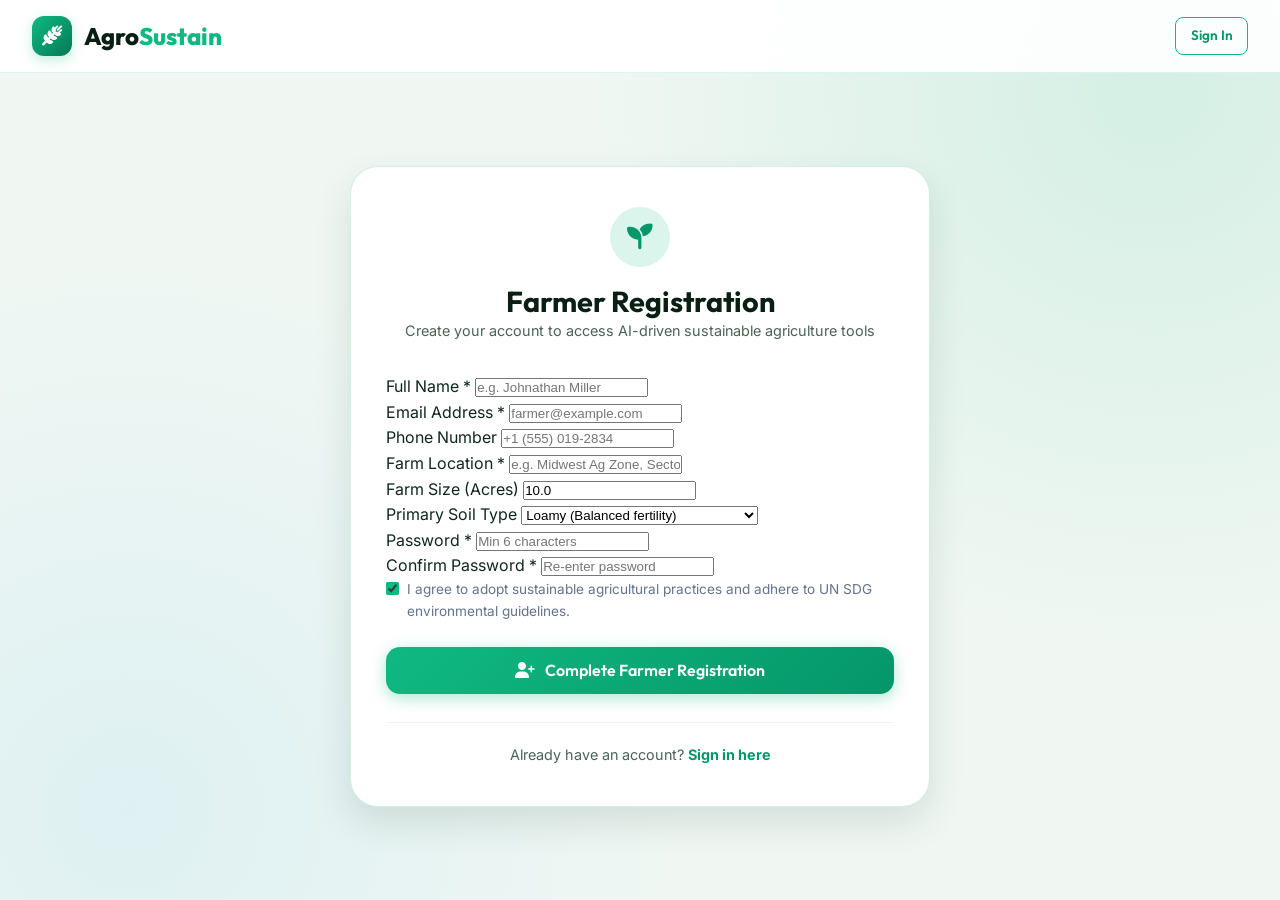
<file: frontend/register.html>
<!DOCTYPE html>
<html lang="en">
<head>
    <meta charset="UTF-8">
    <meta name="viewport" content="width=device-width, initial-scale=1.0">
    <title>Farmer Registration – AgroSustain</title>
    <!-- FontAwesome & Fonts -->
    <link rel="stylesheet" href="https://cdnjs.cloudflare.com/ajax/libs/font-awesome/6.5.1/css/all.min.css">
    <link rel="stylesheet" href="css/style.css">
    <link rel="stylesheet" href="css/responsive.css">
</head>
<body style="min-height: 100vh; display: flex; flex-direction: column; background: radial-gradient(circle at 90% 10%, rgba(16, 185, 129, 0.12), transparent 40%), radial-gradient(circle at 10% 90%, rgba(14, 165, 233, 0.08), transparent 40%), #f0f7f3;">

    <!-- Navbar -->
    <header class="navbar">
        <div class="navbar-container">
            <a href="index.html" class="brand-logo">
                <div class="logo-icon"><i class="fa-solid fa-wheat-awn"></i></div>
                <span>Agro<span>Sustain</span></span>
            </a>
            <div class="nav-actions">
                <a href="login.html" class="btn btn-outline btn-sm">Sign In</a>
            </div>
        </div>
    </header>

    <!-- Main Registration Card -->
    <main style="flex-grow: 1; display: flex; align-items: center; justify-content: center; padding: 2.5rem 1rem;">
        <div style="background: white; border-radius: var(--radius-xl); border: 1px solid rgba(16, 185, 129, 0.2); box-shadow: var(--shadow-lg); width: 100%; max-width: 580px; padding: 2.5rem 2.2rem; position: relative;">
            
            <div style="text-align: center; margin-bottom: 2rem;">
                <div style="width: 60px; height: 60px; background: rgba(16, 185, 129, 0.15); color: var(--primary-dark); border-radius: 50%; display: flex; align-items: center; justify-content: center; font-size: 1.6rem; margin: 0 auto 1rem;">
                    <i class="fa-solid fa-seedling"></i>
                </div>
                <h2 style="font-size: 1.8rem; color: var(--forest-dark);">Farmer Registration</h2>
                <p style="font-size: 0.9rem; color: var(--text-muted);">Create your account to access AI-driven sustainable agriculture tools</p>
            </div>

            <form id="registerForm">
                <div class="form-grid-2">
                    <div class="form-group">
                        <label class="form-label" for="regFullName">Full Name *</label>
                        <input type="text" class="form-control" id="regFullName" placeholder="e.g. Johnathan Miller" required>
                    </div>

                    <div class="form-group">
                        <label class="form-label" for="regEmail">Email Address *</label>
                        <input type="email" class="form-control" id="regEmail" placeholder="farmer@example.com" required>
                    </div>
                </div>

                <div class="form-grid-2">
                    <div class="form-group">
                        <label class="form-label" for="regPhone">Phone Number</label>
                        <input type="tel" class="form-control" id="regPhone" placeholder="+1 (555) 019-2834">
                    </div>

                    <div class="form-group">
                        <label class="form-label" for="regLocation">Farm Location *</label>
                        <input type="text" class="form-control" id="regLocation" placeholder="e.g. Midwest Ag Zone, Sector 4" required>
                    </div>
                </div>

                <div class="form-grid-2">
                    <div class="form-group">
                        <label class="form-label" for="regFarmSize">Farm Size (Acres)</label>
                        <input type="number" step="0.5" class="form-control" id="regFarmSize" value="10.0" min="0.5">
                    </div>

                    <div class="form-group">
                        <label class="form-label" for="regSoilType">Primary Soil Type</label>
                        <select class="form-control" id="regSoilType">
                            <option value="Loamy" selected>Loamy (Balanced fertility)</option>
                            <option value="Alluvial">Alluvial (River basin fertile)</option>
                            <option value="Clay Loam">Clay Loam (High moisture retention)</option>
                            <option value="Black Cotton (Vertisol)">Black Cotton / Vertisol</option>
                            <option value="Sandy Loam">Sandy Loam (Rapid drainage)</option>
                            <option value="Red Soil">Red Soil (Iron-rich)</option>
                        </select>
                    </div>
                </div>

                <div class="form-grid-2">
                    <div class="form-group">
                        <label class="form-label" for="regPassword">Password *</label>
                        <input type="password" class="form-control" id="regPassword" placeholder="Min 6 characters" required minlength="6">
                    </div>

                    <div class="form-group">
                        <label class="form-label" for="regConfirmPassword">Confirm Password *</label>
                        <input type="password" class="form-control" id="regConfirmPassword" placeholder="Re-enter password" required>
                    </div>
                </div>

                <div style="margin-bottom: 1.5rem; font-size: 0.85rem; color: #64748b;">
                    <label style="display: flex; align-items: flex-start; gap: 0.5rem; cursor: pointer;">
                        <input type="checkbox" required checked style="accent-color: var(--primary); margin-top: 3px;">
                        <span>I agree to adopt sustainable agricultural practices and adhere to UN SDG environmental guidelines.</span>
                    </label>
                </div>

                <button type="submit" class="btn btn-primary" style="width: 100%; padding: 0.85rem; font-size: 1rem;" id="btnRegisterSubmit">
                    <i class="fa-solid fa-user-plus"></i> Complete Farmer Registration
                </button>
            </form>

            <div style="text-align: center; margin-top: 1.75rem; padding-top: 1.25rem; border-top: 1px solid #eef2f6; font-size: 0.9rem; color: var(--text-muted);">
                Already have an account? 
                <a href="login.html" style="color: var(--primary-dark); font-weight: 700; text-decoration: none;">Sign in here</a>
            </div>
        </div>
    </main>

    <!-- Scripts -->
    <script src="js/main.js"></script>
    <script src="js/auth.js"></script>
</body>
</html>
</file>
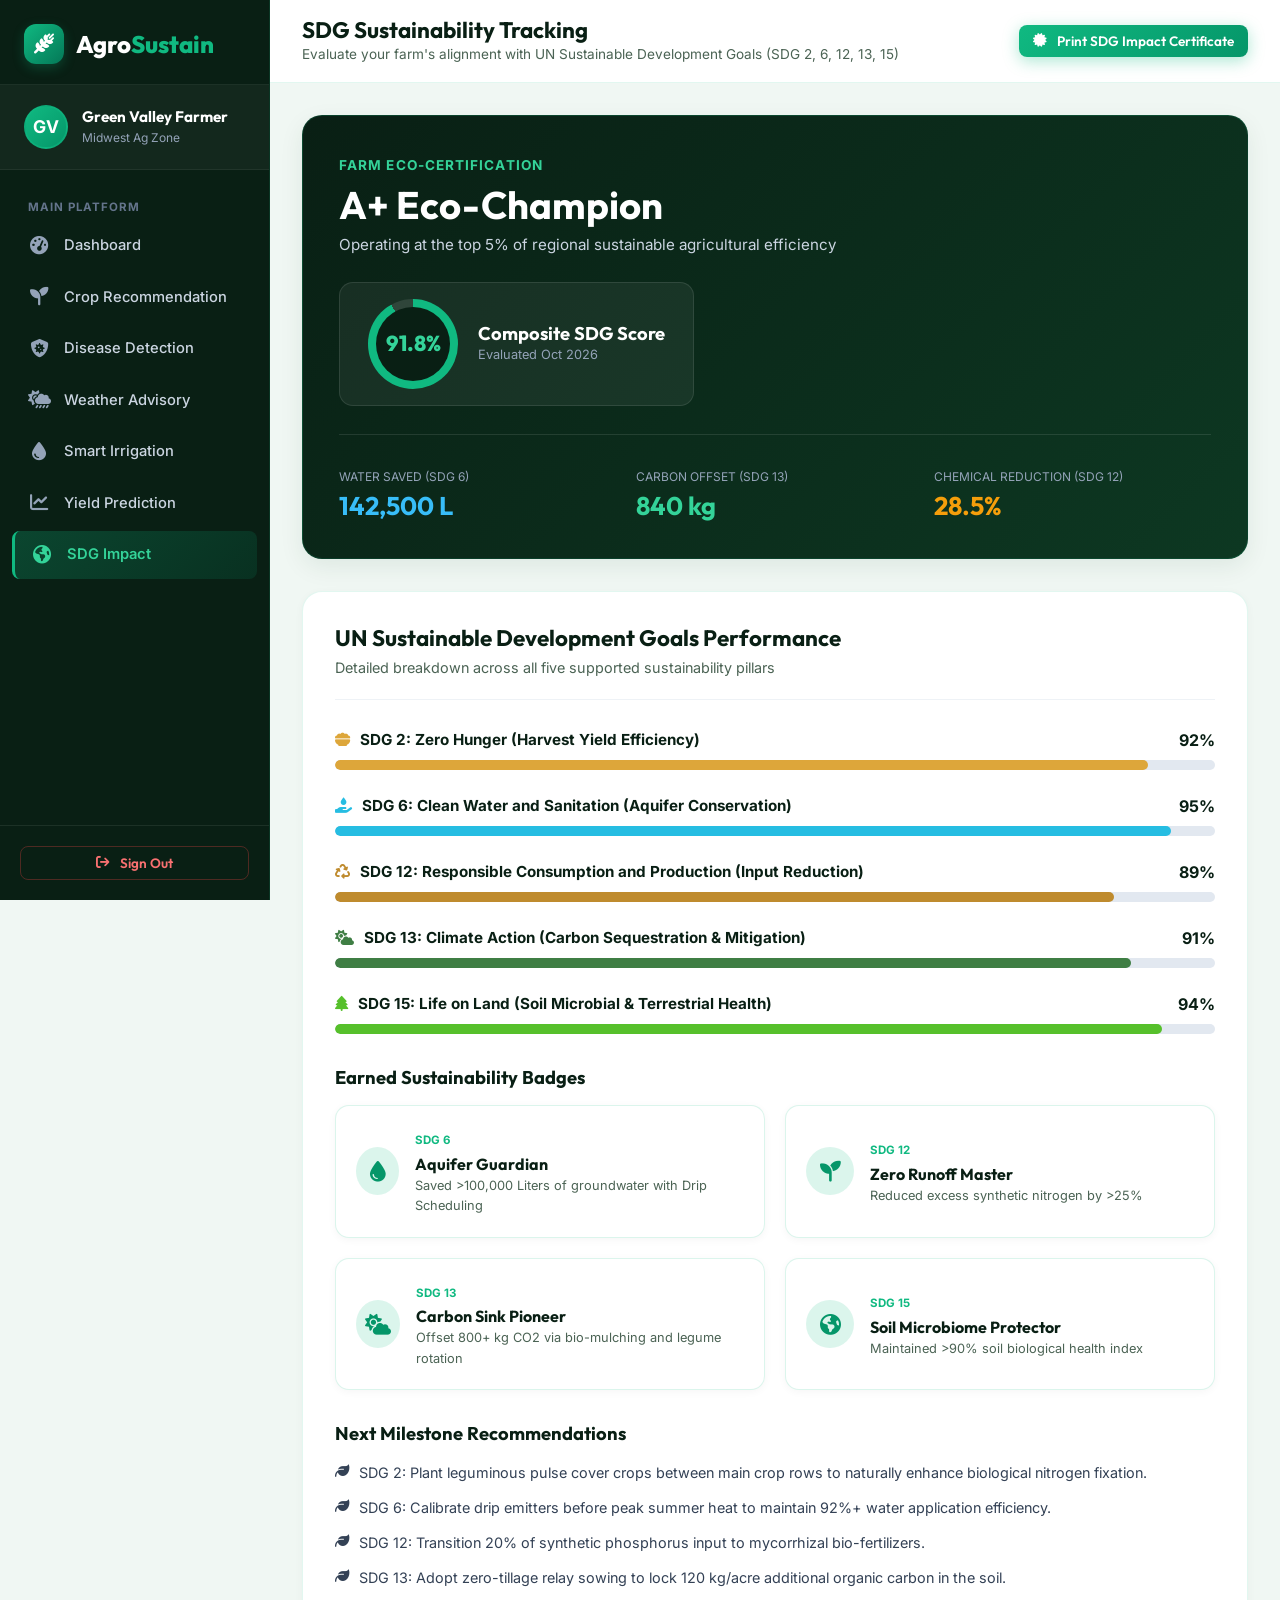
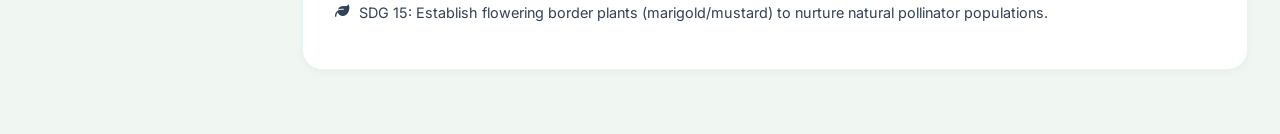
<file: frontend/sdg.html>
<!DOCTYPE html>
<html lang="en">
<head>
    <meta charset="UTF-8">
    <meta name="viewport" content="width=device-width, initial-scale=1.0">
    <title>SDG Sustainability & Impact Tracking – AgroSustain</title>
    <!-- FontAwesome & Fonts -->
    <link rel="stylesheet" href="https://cdnjs.cloudflare.com/ajax/libs/font-awesome/6.5.1/css/all.min.css">
    <!-- CSS -->
    <link rel="stylesheet" href="css/style.css">
    <link rel="stylesheet" href="css/dashboard.css">
    <link rel="stylesheet" href="css/responsive.css">
</head>
<body>

    <div class="dashboard-layout">
        <!-- Sidebar Navigation -->
        <aside class="sidebar">
            <div class="sidebar-header">
                <a href="index.html" class="brand-logo">
                    <div class="logo-icon"><i class="fa-solid fa-wheat-awn"></i></div>
                    <span>Agro<span>Sustain</span></span>
                </a>
            </div>

            <div class="sidebar-user-preview">
                <div class="user-avatar">GV</div>
                <div class="user-info">
                    <h5 class="current-user-name">Green Valley Farmer</h5>
                    <p>Midwest Ag Zone</p>
                </div>
            </div>

            <nav class="sidebar-nav">
                <div class="nav-section-label">Main Platform</div>
                <ul class="sidebar-menu">
                    <li class="sidebar-item">
                        <a href="dashboard.html" class="sidebar-link">
                            <i class="fa-solid fa-gauge-high"></i> <span>Dashboard</span>
                        </a>
                    </li>
                    <li class="sidebar-item">
                        <a href="crop-recommendation.html" class="sidebar-link">
                            <i class="fa-solid fa-seedling"></i> <span>Crop Recommendation</span>
                        </a>
                    </li>
                    <li class="sidebar-item">
                        <a href="disease-detection.html" class="sidebar-link">
                            <i class="fa-solid fa-shield-virus"></i> <span>Disease Detection</span>
                        </a>
                    </li>
                    <li class="sidebar-item">
                        <a href="weather.html" class="sidebar-link">
                            <i class="fa-solid fa-cloud-sun-rain"></i> <span>Weather Advisory</span>
                        </a>
                    </li>
                    <li class="sidebar-item">
                        <a href="irrigation.html" class="sidebar-link">
                            <i class="fa-solid fa-droplet"></i> <span>Smart Irrigation</span>
                        </a>
                    </li>
                    <li class="sidebar-item">
                        <a href="yield-prediction.html" class="sidebar-link">
                            <i class="fa-solid fa-chart-line"></i> <span>Yield Prediction</span>
                        </a>
                    </li>
                    <li class="sidebar-item">
                        <a href="sdg.html" class="sidebar-link active">
                            <i class="fa-solid fa-earth-americas"></i> <span>SDG Impact</span>
                        </a>
                    </li>
                </ul>
            </nav>

            <div class="sidebar-footer">
                <button class="btn btn-outline btn-sm" style="width: 100%; color: #f87171; border-color: rgba(239,68,68,0.3);" onclick="Auth.logout()">
                    <i class="fa-solid fa-arrow-right-from-bracket"></i> Sign Out
                </button>
            </div>
        </aside>

        <!-- Main Content -->
        <main class="main-content">
            <header class="dashboard-topbar">
                <div style="display: flex; align-items: center; gap: 1rem;">
                    <button class="mobile-toggle" onclick="document.querySelector('.sidebar').classList.toggle('open')">
                        <i class="fa-solid fa-bars"></i>
                    </button>
                    <div class="page-breadcrumb">
                        <h2>SDG Sustainability Tracking</h2>
                        <p>Evaluate your farm's alignment with UN Sustainable Development Goals (SDG 2, 6, 12, 13, 15)</p>
                    </div>
                </div>

                <div class="topbar-right">
                    <button class="btn btn-primary btn-sm" onclick="window.print()">
                        <i class="fa-solid fa-certificate"></i> Print SDG Impact Certificate
                    </button>
                </div>
            </header>

            <div class="dashboard-body">

                <!-- Overall Sustainability Scorecard Banner -->
                <div style="background: linear-gradient(135deg, #091f14 0%, #0d3822 100%); color: white; border-radius: var(--radius-lg); padding: 2.25rem; border: 1px solid var(--forest-border); box-shadow: var(--shadow-md); margin-bottom: 2rem;">
                    <div style="display: flex; justify-content: space-between; align-items: center; flex-wrap: wrap; gap: 1.5rem;">
                        <div>
                            <span style="font-size: 0.85rem; text-transform: uppercase; letter-spacing: 0.08em; color: #34d399; font-weight: 700;">Farm Eco-Certification</span>
                            <h1 style="font-size: 2.4rem; color: white; margin-top: 4px;" id="sdgGrade">A+ Eco-Champion</h1>
                            <p style="color: #cbd5e1; font-size: 0.95rem; margin-top: 4px;">Operating at the top 5% of regional sustainable agricultural efficiency</p>
                        </div>

                        <div style="display: flex; align-items: center; gap: 1.25rem; background: rgba(255,255,255,0.06); padding: 1rem 1.75rem; border-radius: var(--radius-md); border: 1px solid rgba(255,255,255,0.1);">
                            <div class="score-circle" style="--score: 92;">
                                <div class="score-circle-inner" id="sdgOverallScore">91.8%</div>
                            </div>
                            <div>
                                <h4 style="color: white; font-size: 1.15rem;">Composite SDG Score</h4>
                                <p style="color: #94a3b8; font-size: 0.8rem;">Evaluated Oct 2026</p>
                            </div>
                        </div>
                    </div>

                    <!-- Impact Key Indicators -->
                    <div style="display: grid; grid-template-columns: repeat(auto-fit, minmax(180px, 1fr)); gap: 1.25rem; padding-top: 1.75rem; margin-top: 1.75rem; border-top: 1px solid rgba(255,255,255,0.1);">
                        <div>
                            <span style="font-size: 0.75rem; color: #94a3b8; text-transform: uppercase;">Water Saved (SDG 6)</span>
                            <h3 style="font-size: 1.6rem; color: #38bdf8; margin-top: 2px;" id="sdgWaterSaved">142,500 L</h3>
                        </div>
                        <div>
                            <span style="font-size: 0.75rem; color: #94a3b8; text-transform: uppercase;">Carbon Offset (SDG 13)</span>
                            <h3 style="font-size: 1.6rem; color: #34d399; margin-top: 2px;" id="sdgCo2Offset">840 kg</h3>
                        </div>
                        <div>
                            <span style="font-size: 0.75rem; color: #94a3b8; text-transform: uppercase;">Chemical Reduction (SDG 12)</span>
                            <h3 style="font-size: 1.6rem; color: #f59e0b; margin-top: 2px;" id="sdgChemReduced">28.5%</h3>
                        </div>
                    </div>
                </div>

                <!-- 5 SDG Pillars Progress Trackers -->
                <div class="panel-card">
                    <div class="panel-header">
                        <h3>UN Sustainable Development Goals Performance</h3>
                        <p>Detailed breakdown across all five supported sustainability pillars</p>
                    </div>

                    <div style="display: flex; flex-direction: column; gap: 1.5rem; margin-bottom: 2rem;">
                        <!-- SDG 2 -->
                        <div>
                            <div style="display: flex; justify-content: space-between; margin-bottom: 0.4rem;">
                                <span style="font-weight: 700; color: var(--forest-dark); font-size: 0.95rem;">
                                    <i class="fa-solid fa-bowl-food" style="color: var(--sdg-2); margin-right: 6px;"></i> SDG 2: Zero Hunger (Harvest Yield Efficiency)
                                </span>
                                <span style="font-weight: 700; color: var(--forest-dark);" id="bar_sdg2_val">92%</span>
                            </div>
                            <div style="height: 10px; background: #e2e8f0; border-radius: 9999px; overflow: hidden;">
                                <div id="bar_sdg2" style="height: 100%; width: 92%; background: var(--sdg-2); border-radius: 9999px;"></div>
                            </div>
                        </div>

                        <!-- SDG 6 -->
                        <div>
                            <div style="display: flex; justify-content: space-between; margin-bottom: 0.4rem;">
                                <span style="font-weight: 700; color: var(--forest-dark); font-size: 0.95rem;">
                                    <i class="fa-solid fa-hand-holding-droplet" style="color: var(--sdg-6); margin-right: 6px;"></i> SDG 6: Clean Water and Sanitation (Aquifer Conservation)
                                </span>
                                <span style="font-weight: 700; color: var(--forest-dark);" id="bar_sdg6_val">95%</span>
                            </div>
                            <div style="height: 10px; background: #e2e8f0; border-radius: 9999px; overflow: hidden;">
                                <div id="bar_sdg6" style="height: 100%; width: 95%; background: var(--sdg-6); border-radius: 9999px;"></div>
                            </div>
                        </div>

                        <!-- SDG 12 -->
                        <div>
                            <div style="display: flex; justify-content: space-between; margin-bottom: 0.4rem;">
                                <span style="font-weight: 700; color: var(--forest-dark); font-size: 0.95rem;">
                                    <i class="fa-solid fa-recycle" style="color: var(--sdg-12); margin-right: 6px;"></i> SDG 12: Responsible Consumption and Production (Input Reduction)
                                </span>
                                <span style="font-weight: 700; color: var(--forest-dark);" id="bar_sdg12_val">89%</span>
                            </div>
                            <div style="height: 10px; background: #e2e8f0; border-radius: 9999px; overflow: hidden;">
                                <div id="bar_sdg12" style="height: 100%; width: 89%; background: var(--sdg-12); border-radius: 9999px;"></div>
                            </div>
                        </div>

                        <!-- SDG 13 -->
                        <div>
                            <div style="display: flex; justify-content: space-between; margin-bottom: 0.4rem;">
                                <span style="font-weight: 700; color: var(--forest-dark); font-size: 0.95rem;">
                                    <i class="fa-solid fa-cloud-sun" style="color: var(--sdg-13); margin-right: 6px;"></i> SDG 13: Climate Action (Carbon Sequestration & Mitigation)
                                </span>
                                <span style="font-weight: 700; color: var(--forest-dark);" id="bar_sdg13_val">91%</span>
                            </div>
                            <div style="height: 10px; background: #e2e8f0; border-radius: 9999px; overflow: hidden;">
                                <div id="bar_sdg13" style="height: 100%; width: 91%; background: var(--sdg-13); border-radius: 9999px;"></div>
                            </div>
                        </div>

                        <!-- SDG 15 -->
                        <div>
                            <div style="display: flex; justify-content: space-between; margin-bottom: 0.4rem;">
                                <span style="font-weight: 700; color: var(--forest-dark); font-size: 0.95rem;">
                                    <i class="fa-solid fa-tree" style="color: var(--sdg-15); margin-right: 6px;"></i> SDG 15: Life on Land (Soil Microbial & Terrestrial Health)
                                </span>
                                <span style="font-weight: 700; color: var(--forest-dark);" id="bar_sdg15_val">94%</span>
                            </div>
                            <div style="height: 10px; background: #e2e8f0; border-radius: 9999px; overflow: hidden;">
                                <div id="bar_sdg15" style="height: 100%; width: 94%; background: var(--sdg-15); border-radius: 9999px;"></div>
                            </div>
                        </div>
                    </div>

                    <!-- Unlocked Badges Grid -->
                    <h4 style="font-size: 1.15rem; color: var(--forest-dark); margin-bottom: 1rem;">Earned Sustainability Badges</h4>
                    <div class="form-grid-2" id="sdgBadgesGrid" style="margin-bottom: 2rem;"></div>

                    <!-- Recommendations List -->
                    <h4 style="font-size: 1.15rem; color: var(--forest-dark); margin-bottom: 1rem;">Next Milestone Recommendations</h4>
                    <ul id="sdgActionList" style="list-style: none; padding-left: 0;"></ul>
                </div>

            </div>
        </main>
    </div>

    <!-- Scripts -->
    <script src="js/main.js"></script>
    <script src="js/sdg.js"></script>
</body>
</html>
</file>
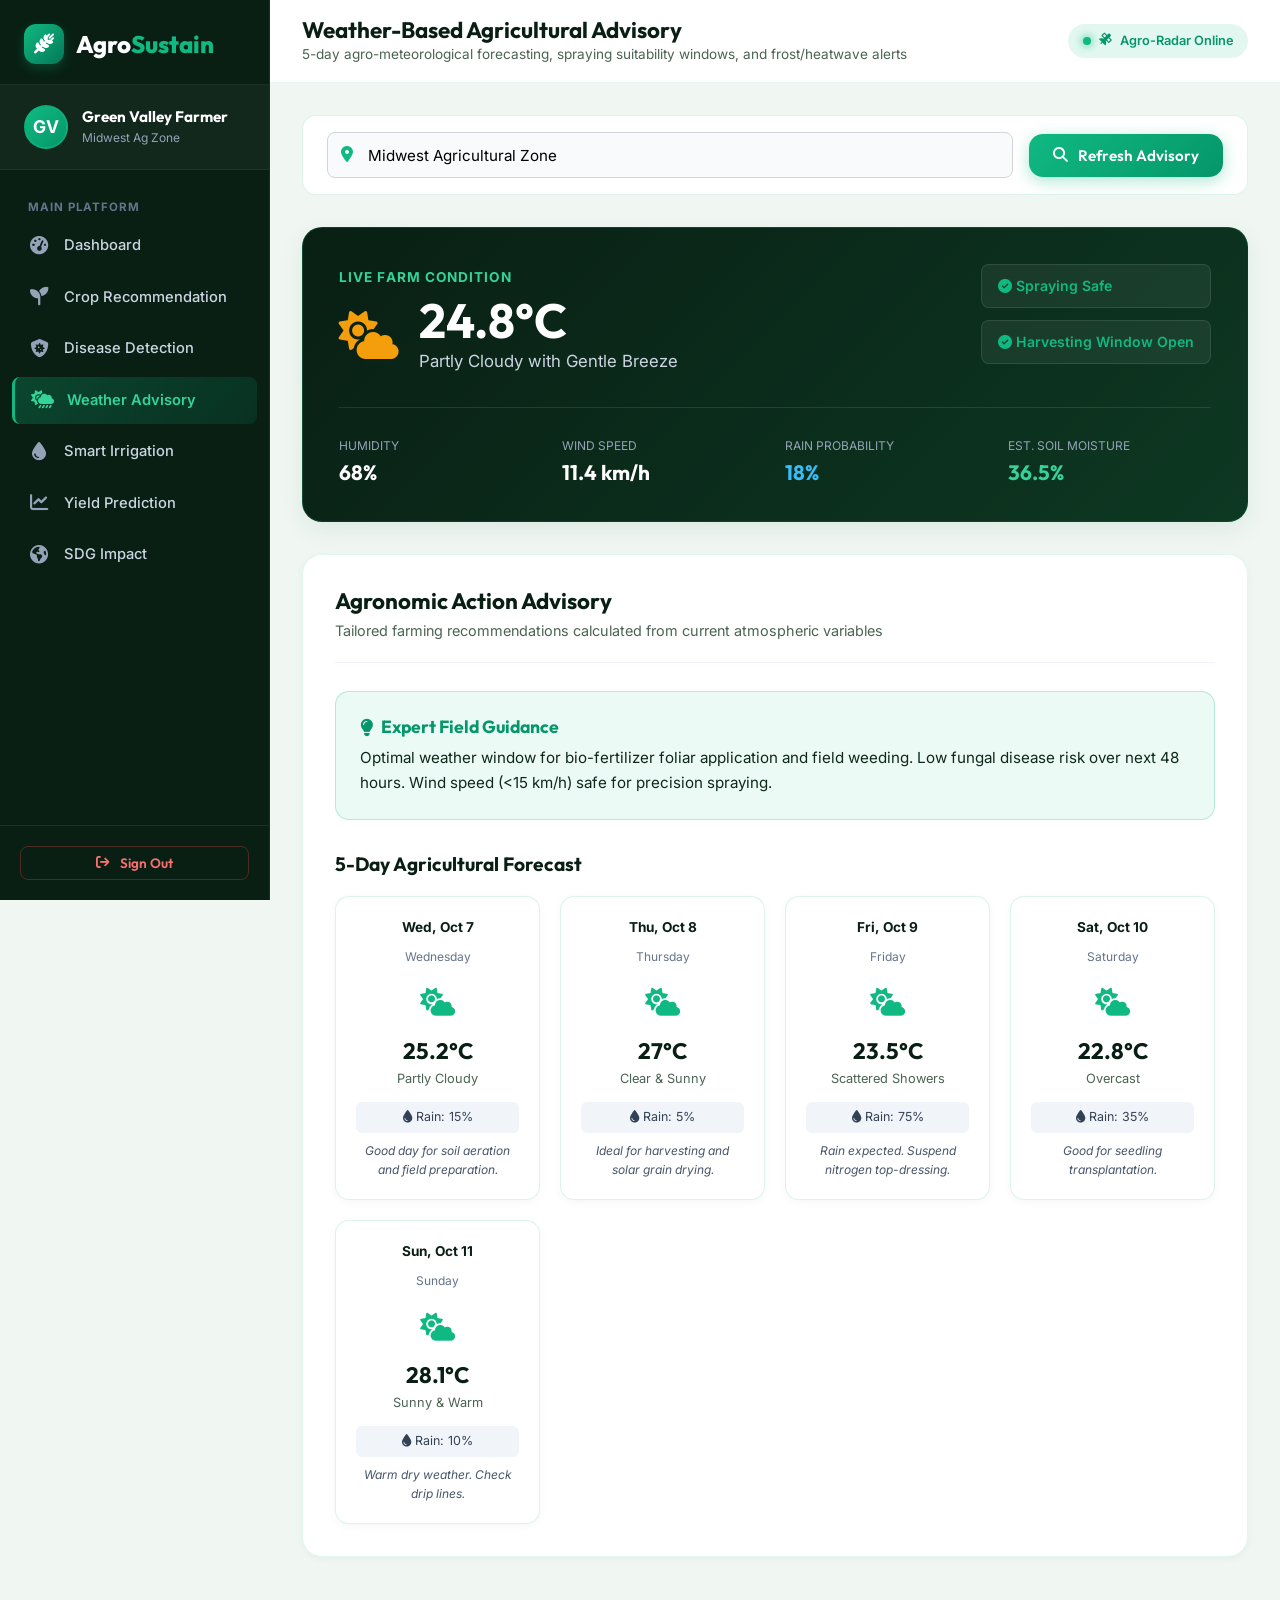
<file: frontend/weather.html>
<!DOCTYPE html>
<html lang="en">
<head>
    <meta charset="UTF-8">
    <meta name="viewport" content="width=device-width, initial-scale=1.0">
    <title>Agricultural Weather Advisory – AgroSustain</title>
    <!-- FontAwesome & Fonts -->
    <link rel="stylesheet" href="https://cdnjs.cloudflare.com/ajax/libs/font-awesome/6.5.1/css/all.min.css">
    <!-- CSS -->
    <link rel="stylesheet" href="css/style.css">
    <link rel="stylesheet" href="css/dashboard.css">
    <link rel="stylesheet" href="css/responsive.css">
</head>
<body>

    <div class="dashboard-layout">
        <!-- Sidebar Navigation -->
        <aside class="sidebar">
            <div class="sidebar-header">
                <a href="index.html" class="brand-logo">
                    <div class="logo-icon"><i class="fa-solid fa-wheat-awn"></i></div>
                    <span>Agro<span>Sustain</span></span>
                </a>
            </div>

            <div class="sidebar-user-preview">
                <div class="user-avatar">GV</div>
                <div class="user-info">
                    <h5 class="current-user-name">Green Valley Farmer</h5>
                    <p>Midwest Ag Zone</p>
                </div>
            </div>

            <nav class="sidebar-nav">
                <div class="nav-section-label">Main Platform</div>
                <ul class="sidebar-menu">
                    <li class="sidebar-item">
                        <a href="dashboard.html" class="sidebar-link">
                            <i class="fa-solid fa-gauge-high"></i> <span>Dashboard</span>
                        </a>
                    </li>
                    <li class="sidebar-item">
                        <a href="crop-recommendation.html" class="sidebar-link">
                            <i class="fa-solid fa-seedling"></i> <span>Crop Recommendation</span>
                        </a>
                    </li>
                    <li class="sidebar-item">
                        <a href="disease-detection.html" class="sidebar-link">
                            <i class="fa-solid fa-shield-virus"></i> <span>Disease Detection</span>
                        </a>
                    </li>
                    <li class="sidebar-item">
                        <a href="weather.html" class="sidebar-link active">
                            <i class="fa-solid fa-cloud-sun-rain"></i> <span>Weather Advisory</span>
                        </a>
                    </li>
                    <li class="sidebar-item">
                        <a href="irrigation.html" class="sidebar-link">
                            <i class="fa-solid fa-droplet"></i> <span>Smart Irrigation</span>
                        </a>
                    </li>
                    <li class="sidebar-item">
                        <a href="yield-prediction.html" class="sidebar-link">
                            <i class="fa-solid fa-chart-line"></i> <span>Yield Prediction</span>
                        </a>
                    </li>
                    <li class="sidebar-item">
                        <a href="sdg.html" class="sidebar-link">
                            <i class="fa-solid fa-earth-americas"></i> <span>SDG Impact</span>
                        </a>
                    </li>
                </ul>
            </nav>

            <div class="sidebar-footer">
                <button class="btn btn-outline btn-sm" style="width: 100%; color: #f87171; border-color: rgba(239,68,68,0.3);" onclick="Auth.logout()">
                    <i class="fa-solid fa-arrow-right-from-bracket"></i> Sign Out
                </button>
            </div>
        </aside>

        <!-- Main Content -->
        <main class="main-content">
            <header class="dashboard-topbar">
                <div style="display: flex; align-items: center; gap: 1rem;">
                    <button class="mobile-toggle" onclick="document.querySelector('.sidebar').classList.toggle('open')">
                        <i class="fa-solid fa-bars"></i>
                    </button>
                    <div class="page-breadcrumb">
                        <h2>Weather-Based Agricultural Advisory</h2>
                        <p>5-day agro-meteorological forecasting, spraying suitability windows, and frost/heatwave alerts</p>
                    </div>
                </div>

                <div class="topbar-right">
                    <span class="status-pill pulse"><i class="fa-solid fa-satellite"></i> Agro-Radar Online</span>
                </div>
            </header>

            <div class="dashboard-body">

                <!-- Location Search Bar -->
                <div style="background: white; border-radius: var(--radius-md); padding: 1rem 1.5rem; margin-bottom: 2rem; border: 1px solid rgba(16, 185, 129, 0.15); display: flex; align-items: center; gap: 1rem; flex-wrap: wrap;">
                    <div style="flex-grow: 1; position: relative;">
                        <i class="fa-solid fa-location-dot" style="position: absolute; left: 14px; top: 14px; color: var(--primary);"></i>
                        <input type="text" class="form-control" id="weatherLocationInput" placeholder="Enter farm location or district..." style="padding-left: 2.5rem;">
                    </div>
                    <button type="button" class="btn btn-primary" id="btnSearchWeather">
                        <i class="fa-solid fa-magnifying-glass"></i> Refresh Advisory
                    </button>
                </div>

                <!-- Current Weather Banner Card -->
                <div style="background: linear-gradient(135deg, #091f14 0%, #0d3822 100%); color: white; border-radius: var(--radius-lg); padding: 2.25rem; border: 1px solid var(--forest-border); box-shadow: var(--shadow-md); margin-bottom: 2rem;">
                    <div style="display: flex; justify-content: space-between; align-items: flex-start; flex-wrap: wrap; gap: 1.5rem; margin-bottom: 2rem;">
                        <div>
                            <span style="font-size: 0.85rem; text-transform: uppercase; letter-spacing: 0.08em; color: #34d399; font-weight: 700;">Live Farm Condition</span>
                            <div style="display: flex; align-items: center; gap: 1.25rem; margin-top: 6px;">
                                <i class="fa-solid fa-cloud-sun fa-3x" style="color: #f59e0b;"></i>
                                <div>
                                    <h1 style="font-size: 3rem; color: white; line-height: 1;" id="weatherCurrentTemp">24.8°C</h1>
                                    <p style="color: #cbd5e1; font-size: 1.05rem; margin-top: 4px;" id="weatherCurrentCond">Partly Cloudy with Gentle Breeze</p>
                                </div>
                            </div>
                        </div>

                        <!-- Operational Safety Badges -->
                        <div style="display: flex; flex-direction: column; gap: 0.75rem;">
                            <div style="background: rgba(255,255,255,0.06); border-radius: var(--radius-sm); padding: 0.6rem 1rem; border: 1px solid rgba(255,255,255,0.1); font-size: 0.88rem; font-weight: 600;" id="weatherSprayBadge">
                                <i class="fa-solid fa-circle-check text-success"></i> Spraying Safe
                            </div>
                            <div style="background: rgba(255,255,255,0.06); border-radius: var(--radius-sm); padding: 0.6rem 1rem; border: 1px solid rgba(255,255,255,0.1); font-size: 0.88rem; font-weight: 600;" id="weatherHarvestBadge">
                                <i class="fa-solid fa-circle-check text-success"></i> Harvesting Window Open
                            </div>
                        </div>
                    </div>

                    <!-- Telemetry Metric Row -->
                    <div style="display: grid; grid-template-columns: repeat(auto-fit, minmax(140px, 1fr)); gap: 1.25rem; padding-top: 1.5rem; border-top: 1px solid rgba(255,255,255,0.1);">
                        <div>
                            <span style="font-size: 0.75rem; color: #94a3b8; text-transform: uppercase;">Humidity</span>
                            <h4 style="font-size: 1.3rem; color: white; margin-top: 2px;" id="weatherHumidity">68%</h4>
                        </div>
                        <div>
                            <span style="font-size: 0.75rem; color: #94a3b8; text-transform: uppercase;">Wind Speed</span>
                            <h4 style="font-size: 1.3rem; color: white; margin-top: 2px;" id="weatherWind">11.4 km/h</h4>
                        </div>
                        <div>
                            <span style="font-size: 0.75rem; color: #94a3b8; text-transform: uppercase;">Rain Probability</span>
                            <h4 style="font-size: 1.3rem; color: #38bdf8; margin-top: 2px;" id="weatherRainProb">18%</h4>
                        </div>
                        <div>
                            <span style="font-size: 0.75rem; color: #94a3b8; text-transform: uppercase;">Est. Soil Moisture</span>
                            <h4 style="font-size: 1.3rem; color: #34d399; margin-top: 2px;" id="weatherSoilMoist">36.5%</h4>
                        </div>
                    </div>
                </div>

                <!-- Agricultural Advisory Panel -->
                <div class="panel-card">
                    <div class="panel-header">
                        <h3>Agronomic Action Advisory</h3>
                        <p>Tailored farming recommendations calculated from current atmospheric variables</p>
                    </div>

                    <div style="background: rgba(16, 185, 129, 0.08); border-radius: var(--radius-md); padding: 1.5rem; border: 1px solid rgba(16, 185, 129, 0.25); margin-bottom: 2rem;">
                        <h4 style="color: #059669; font-size: 1.1rem; margin-bottom: 0.5rem; display: flex; align-items: center; gap: 0.5rem;">
                            <i class="fa-solid fa-lightbulb"></i> Expert Field Guidance
                        </h4>
                        <p style="color: #0f281b; font-size: 0.95rem; line-height: 1.6;" id="weatherAdvisoryText">
                            Optimal weather window for bio-fertilizer foliar application and field weeding. Low disease humidity risk for next 48 hours. Wind speeds are safe for spray drift control.
                        </p>
                    </div>

                    <h4 style="font-size: 1.2rem; color: var(--forest-dark); margin-bottom: 1.25rem;">5-Day Agricultural Forecast</h4>
                    <div class="form-grid-3" id="weatherForecastGrid" style="grid-template-columns: repeat(auto-fit, minmax(180px, 1fr));"></div>
                </div>

            </div>
        </main>
    </div>

    <!-- Scripts -->
    <script src="js/main.js"></script>
    <script src="js/weather.js"></script>
</body>
</html>
</file>
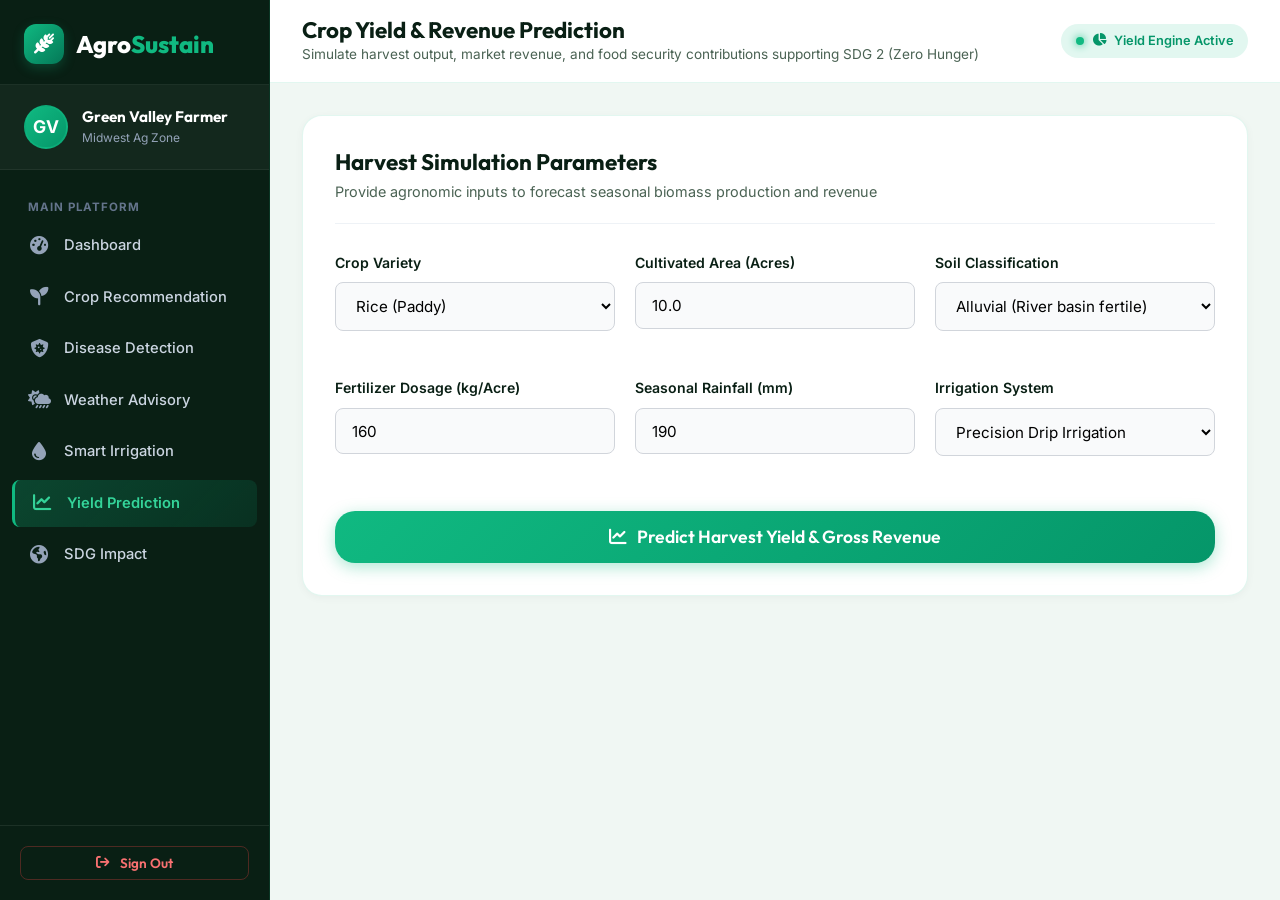
<file: frontend/yield-prediction.html>
<!DOCTYPE html>
<html lang="en">
<head>
    <meta charset="UTF-8">
    <meta name="viewport" content="width=device-width, initial-scale=1.0">
    <title>Crop Yield & Revenue Prediction – AgroSustain</title>
    <!-- FontAwesome & Fonts -->
    <link rel="stylesheet" href="https://cdnjs.cloudflare.com/ajax/libs/font-awesome/6.5.1/css/all.min.css">
    <!-- CSS -->
    <link rel="stylesheet" href="css/style.css">
    <link rel="stylesheet" href="css/dashboard.css">
    <link rel="stylesheet" href="css/responsive.css">
</head>
<body>

    <div class="dashboard-layout">
        <!-- Sidebar Navigation -->
        <aside class="sidebar">
            <div class="sidebar-header">
                <a href="index.html" class="brand-logo">
                    <div class="logo-icon"><i class="fa-solid fa-wheat-awn"></i></div>
                    <span>Agro<span>Sustain</span></span>
                </a>
            </div>

            <div class="sidebar-user-preview">
                <div class="user-avatar">GV</div>
                <div class="user-info">
                    <h5 class="current-user-name">Green Valley Farmer</h5>
                    <p>Midwest Ag Zone</p>
                </div>
            </div>

            <nav class="sidebar-nav">
                <div class="nav-section-label">Main Platform</div>
                <ul class="sidebar-menu">
                    <li class="sidebar-item">
                        <a href="dashboard.html" class="sidebar-link">
                            <i class="fa-solid fa-gauge-high"></i> <span>Dashboard</span>
                        </a>
                    </li>
                    <li class="sidebar-item">
                        <a href="crop-recommendation.html" class="sidebar-link">
                            <i class="fa-solid fa-seedling"></i> <span>Crop Recommendation</span>
                        </a>
                    </li>
                    <li class="sidebar-item">
                        <a href="disease-detection.html" class="sidebar-link">
                            <i class="fa-solid fa-shield-virus"></i> <span>Disease Detection</span>
                        </a>
                    </li>
                    <li class="sidebar-item">
                        <a href="weather.html" class="sidebar-link">
                            <i class="fa-solid fa-cloud-sun-rain"></i> <span>Weather Advisory</span>
                        </a>
                    </li>
                    <li class="sidebar-item">
                        <a href="irrigation.html" class="sidebar-link">
                            <i class="fa-solid fa-droplet"></i> <span>Smart Irrigation</span>
                        </a>
                    </li>
                    <li class="sidebar-item">
                        <a href="yield-prediction.html" class="sidebar-link active">
                            <i class="fa-solid fa-chart-line"></i> <span>Yield Prediction</span>
                        </a>
                    </li>
                    <li class="sidebar-item">
                        <a href="sdg.html" class="sidebar-link">
                            <i class="fa-solid fa-earth-americas"></i> <span>SDG Impact</span>
                        </a>
                    </li>
                </ul>
            </nav>

            <div class="sidebar-footer">
                <button class="btn btn-outline btn-sm" style="width: 100%; color: #f87171; border-color: rgba(239,68,68,0.3);" onclick="Auth.logout()">
                    <i class="fa-solid fa-arrow-right-from-bracket"></i> Sign Out
                </button>
            </div>
        </aside>

        <!-- Main Content -->
        <main class="main-content">
            <header class="dashboard-topbar">
                <div style="display: flex; align-items: center; gap: 1rem;">
                    <button class="mobile-toggle" onclick="document.querySelector('.sidebar').classList.toggle('open')">
                        <i class="fa-solid fa-bars"></i>
                    </button>
                    <div class="page-breadcrumb">
                        <h2>Crop Yield & Revenue Prediction</h2>
                        <p>Simulate harvest output, market revenue, and food security contributions supporting SDG 2 (Zero Hunger)</p>
                    </div>
                </div>

                <div class="topbar-right">
                    <span class="status-pill pulse"><i class="fa-solid fa-chart-pie"></i> Yield Engine Active</span>
                </div>
            </header>

            <div class="dashboard-body">

                <div class="panel-card">
                    <div class="panel-header">
                        <h3>Harvest Simulation Parameters</h3>
                        <p>Provide agronomic inputs to forecast seasonal biomass production and revenue</p>
                    </div>

                    <form id="yieldForm">
                        <div class="form-grid-3" style="margin-bottom: 1.5rem;">
                            <div class="form-group">
                                <label class="form-label" for="yieldCropName">Crop Variety</label>
                                <select class="form-control" id="yieldCropName">
                                    <option value="Rice" selected>Rice (Paddy)</option>
                                    <option value="Maize">Maize / Hybrid Corn</option>
                                    <option value="Wheat">Wheat</option>
                                    <option value="Tomato">Tomato</option>
                                    <option value="Potato">Potato</option>
                                    <option value="Cotton">Cotton</option>
                                    <option value="Chickpea">Chickpea / Gram</option>
                                    <option value="Banana">Banana</option>
                                </select>
                            </div>

                            <div class="form-group">
                                <label class="form-label" for="yieldArea">Cultivated Area (Acres)</label>
                                <input type="number" step="0.5" class="form-control" id="yieldArea" value="10.0" min="0.5">
                            </div>

                            <div class="form-group">
                                <label class="form-label" for="yieldSoilType">Soil Classification</label>
                                <select class="form-control" id="yieldSoilType">
                                    <option value="Alluvial" selected>Alluvial (River basin fertile)</option>
                                    <option value="Loamy">Loamy (Balanced texture)</option>
                                    <option value="Clay Loam">Clay Loam (Heavy soil)</option>
                                    <option value="Black Cotton (Vertisol)">Black Cotton (Vertisol)</option>
                                    <option value="Sandy Loam">Sandy Loam</option>
                                </select>
                            </div>
                        </div>

                        <div class="form-grid-3" style="margin-bottom: 2rem;">
                            <div class="form-group">
                                <label class="form-label" for="yieldFertilizer">Fertilizer Dosage (kg/Acre)</label>
                                <input type="number" step="5" class="form-control" id="yieldFertilizer" value="160" min="20">
                            </div>

                            <div class="form-group">
                                <label class="form-label" for="yieldRainfall">Seasonal Rainfall (mm)</label>
                                <input type="number" step="10" class="form-control" id="yieldRainfall" value="190" min="20">
                            </div>

                            <div class="form-group">
                                <label class="form-label" for="yieldIrrigMethod">Irrigation System</label>
                                <select class="form-control" id="yieldIrrigMethod">
                                    <option value="Precision Drip" selected>Precision Drip Irrigation</option>
                                    <option value="Micro Sprinkler">Micro Sprinkler</option>
                                    <option value="Center Pivot">Center Pivot</option>
                                    <option value="Flood / Basin">Flood / Basin</option>
                                    <option value="Rainfed / Non-irrigated">Rainfed Only</option>
                                </select>
                            </div>
                        </div>

                        <button type="submit" class="btn btn-primary btn-lg" id="btnPredictYield" style="width: 100%;">
                            <i class="fa-solid fa-chart-line"></i> Predict Harvest Yield & Gross Revenue
                        </button>
                    </form>

                    <!-- Yield Result Card -->
                    <div id="yieldResultCard" class="result-card" style="display: none;"></div>
                </div>

            </div>
        </main>
    </div>

    <!-- Scripts -->
    <script src="js/main.js"></script>
    <script src="js/yield.js"></script>
</body>
</html>
</file>
<file: frontend/css/style.css>
/* ==========================================================================
   AgroSustain - Modern Emerald Design System & Core Stylesheet
   Color Palette: Deep Forest Green (#0F3D24), Emerald Leaf (#10B981),
   Earth Sage (#E8F5E9), Sun Gold (#F59E0B), Dark Navy Glass (#0B1E14)
   ========================================================================== */

@import url('https://fonts.googleapis.com/css2?family=Inter:wght@300;400;500;600;700;800&family=Outfit:wght@400;500;600;700;800;900&display=swap');

:root {
    --primary: #10b981;
    --primary-dark: #059669;
    --primary-light: #34d399;
    --primary-glow: rgba(16, 185, 129, 0.25);
    
    --forest-dark: #091f14;
    --forest-card: #0e2a1b;
    --forest-border: rgba(16, 185, 129, 0.18);
    --forest-glass: rgba(14, 42, 27, 0.75);
    
    --accent-gold: #f59e0b;
    --accent-blue: #0ea5e9;
    --accent-purple: #8b5cf6;
    --accent-red: #ef4444;
    
    --bg-light: #f4fbf7;
    --card-light: #ffffff;
    --text-main: #0f281b;
    --text-muted: #4b6354;
    --text-light: #f8fafc;
    --text-light-muted: #94a3b8;

    --sdg-2: #DDA63A; /* Zero Hunger */
    --sdg-6: #26BDE2; /* Clean Water */
    --sdg-12: #BF8B2E; /* Responsible Consumption */
    --sdg-13: #3F7E44; /* Climate Action */
    --sdg-15: #56C02B; /* Life on Land */

    --radius-sm: 8px;
    --radius-md: 14px;
    --radius-lg: 20px;
    --radius-xl: 28px;
    --shadow-sm: 0 2px 8px rgba(0, 0, 0, 0.04);
    --shadow-md: 0 8px 24px rgba(15, 61, 36, 0.08);
    --shadow-lg: 0 16px 36px rgba(15, 61, 36, 0.12);
    --shadow-glow: 0 0 25px rgba(16, 185, 129, 0.35);
    --transition: all 0.3s cubic-bezier(0.4, 0, 0.2, 1);
}

* {
    margin: 0;
    padding: 0;
    box-sizing: border-box;
}

body {
    font-family: 'Inter', sans-serif;
    color: var(--text-main);
    background-color: var(--bg-light);
    line-height: 1.6;
    overflow-x: hidden;
}

h1, h2, h3, h4, h5, h6 {
    font-family: 'Outfit', sans-serif;
    font-weight: 700;
    line-height: 1.25;
}

/* ==========================================================================
   Navigation Bar
   ========================================================================== */
.navbar {
    position: sticky;
    top: 0;
    z-index: 1000;
    background: rgba(255, 255, 255, 0.92);
    backdrop-filter: blur(14px);
    -webkit-backdrop-filter: blur(14px);
    border-bottom: 1px solid rgba(16, 185, 129, 0.15);
    padding: 1rem 2rem;
    transition: var(--transition);
}

.navbar-container {
    max-width: 1280px;
    margin: 0 auto;
    display: flex;
    align-items: center;
    justify-content: space-between;
}

.brand-logo {
    display: flex;
    align-items: center;
    gap: 0.75rem;
    text-decoration: none;
    font-family: 'Outfit', sans-serif;
    font-size: 1.5rem;
    font-weight: 800;
    color: var(--forest-dark);
}

.brand-logo .logo-icon {
    width: 40px;
    height: 40px;
    background: linear-gradient(135deg, #10b981, #047857);
    color: white;
    border-radius: 12px;
    display: flex;
    align-items: center;
    justify-content: center;
    font-size: 1.25rem;
    box-shadow: 0 4px 12px var(--primary-glow);
}

.brand-logo span span {
    color: var(--primary);
}

.nav-links {
    display: flex;
    align-items: center;
    list-style: none;
    gap: 1.75rem;
}

.nav-links a {
    text-decoration: none;
    color: var(--text-main);
    font-weight: 500;
    font-size: 0.95rem;
    transition: var(--transition);
    position: relative;
    padding: 0.4rem 0;
}

.nav-links a:hover,
.nav-links a.active {
    color: var(--primary);
}

.nav-links a::after {
    content: '';
    position: absolute;
    bottom: 0;
    left: 0;
    width: 0;
    height: 2px;
    background: var(--primary);
    transition: var(--transition);
    border-radius: 2px;
}

.nav-links a:hover::after,
.nav-links a.active::after {
    width: 100%;
}

.nav-actions {
    display: flex;
    align-items: center;
    gap: 1rem;
}

/* ==========================================================================
   Buttons & UI Elements
   ========================================================================== */
.btn {
    display: inline-flex;
    align-items: center;
    justify-content: center;
    gap: 0.6rem;
    padding: 0.75rem 1.5rem;
    border-radius: var(--radius-md);
    font-family: 'Outfit', sans-serif;
    font-weight: 600;
    font-size: 0.95rem;
    text-decoration: none;
    cursor: pointer;
    border: none;
    transition: var(--transition);
    outline: none;
}

.btn-primary {
    background: linear-gradient(135deg, #10b981 0%, #059669 100%);
    color: white;
    box-shadow: 0 4px 16px rgba(16, 185, 129, 0.35);
}

.btn-primary:hover {
    transform: translateY(-2px);
    box-shadow: 0 8px 22px rgba(16, 185, 129, 0.45);
    background: linear-gradient(135deg, #34d399 0%, #059669 100%);
}

.btn-outline {
    background: transparent;
    color: var(--primary-dark);
    border: 1.5px solid var(--primary);
}

.btn-outline:hover {
    background: rgba(16, 185, 129, 0.08);
    transform: translateY(-2px);
}

.btn-secondary {
    background: #e2e8f0;
    color: #334155;
}

.btn-secondary:hover {
    background: #cbd5e1;
}

.btn-gold {
    background: linear-gradient(135deg, #f59e0b, #d97706);
    color: white;
    box-shadow: 0 4px 14px rgba(245, 158, 11, 0.3);
}

.btn-gold:hover {
    transform: translateY(-2px);
    box-shadow: 0 8px 20px rgba(245, 158, 11, 0.4);
}

.btn-sm {
    padding: 0.45rem 0.9rem;
    font-size: 0.85rem;
    border-radius: var(--radius-sm);
}

.btn-lg {
    padding: 0.9rem 2rem;
    font-size: 1.1rem;
    border-radius: var(--radius-lg);
}

/* ==========================================================================
   Hero Section
   ========================================================================== */
.hero {
    position: relative;
    padding: 5rem 2rem 6rem;
    background: radial-gradient(circle at 80% 20%, rgba(16, 185, 129, 0.15), transparent 45%),
                radial-gradient(circle at 10% 80%, rgba(245, 158, 11, 0.08), transparent 40%),
                linear-gradient(180deg, #ffffff 0%, #edf7f2 100%);
    overflow: hidden;
}

.hero-container {
    max-width: 1280px;
    margin: 0 auto;
    display: grid;
    grid-template-columns: 1.1fr 0.9fr;
    gap: 3.5rem;
    align-items: center;
}

.hero-badge {
    display: inline-flex;
    align-items: center;
    gap: 0.5rem;
    background: rgba(16, 185, 129, 0.12);
    color: var(--primary-dark);
    padding: 0.4rem 1rem;
    border-radius: 9999px;
    font-size: 0.85rem;
    font-weight: 600;
    margin-bottom: 1.5rem;
    border: 1px solid rgba(16, 185, 129, 0.25);
}

.hero-title {
    font-size: 3.5rem;
    font-weight: 800;
    color: var(--forest-dark);
    margin-bottom: 1.5rem;
    letter-spacing: -0.02em;
}

.hero-title .gradient-text {
    background: linear-gradient(135deg, #10b981 0%, #047857 100%);
    -webkit-background-clip: text;
    -webkit-text-fill-color: transparent;
}

.hero-subtitle {
    font-size: 1.2rem;
    color: var(--text-muted);
    margin-bottom: 2.2rem;
    max-width: 540px;
}

.hero-cta {
    display: flex;
    align-items: center;
    gap: 1.25rem;
    flex-wrap: wrap;
    margin-bottom: 2.5rem;
}

.hero-stats {
    display: grid;
    grid-template-columns: repeat(3, 1fr);
    gap: 1.5rem;
    padding-top: 1.5rem;
    border-top: 1px solid rgba(16, 185, 129, 0.2);
}

.stat-item h3 {
    font-size: 1.75rem;
    color: var(--primary-dark);
    font-weight: 800;
}

.stat-item p {
    font-size: 0.85rem;
    color: var(--text-muted);
    font-weight: 500;
}

.hero-visual {
    position: relative;
}

.hero-card-preview {
    background: var(--forest-dark);
    border: 1px solid var(--forest-border);
    border-radius: var(--radius-xl);
    padding: 2rem;
    color: white;
    box-shadow: 0 20px 50px rgba(9, 31, 20, 0.35);
    position: relative;
    z-index: 2;
    overflow: hidden;
}

.hero-card-preview::before {
    content: '';
    position: absolute;
    top: -50%;
    right: -50%;
    width: 200%;
    height: 200%;
    background: radial-gradient(circle, rgba(16, 185, 129, 0.15) 0%, transparent 60%);
    pointer-events: none;
}

.hero-floating-badge {
    position: absolute;
    background: white;
    color: var(--text-main);
    padding: 0.75rem 1.25rem;
    border-radius: var(--radius-md);
    box-shadow: var(--shadow-lg);
    display: flex;
    align-items: center;
    gap: 0.75rem;
    z-index: 3;
    animation: float 4s ease-in-out infinite;
    border: 1px solid rgba(16, 185, 129, 0.15);
}

.badge-top-right {
    top: -20px;
    right: -20px;
}

.badge-bottom-left {
    bottom: -20px;
    left: -20px;
    animation-delay: 2s;
}

@keyframes float {
    0%, 100% { transform: translateY(0px); }
    50% { transform: translateY(-10px); }
}

/* ==========================================================================
   Features Section
   ========================================================================== */
.section {
    padding: 5.5rem 2rem;
}

.section-header {
    text-align: center;
    max-width: 720px;
    margin: 0 auto 4rem;
}

.section-tag {
    font-size: 0.85rem;
    font-weight: 700;
    text-transform: uppercase;
    color: var(--primary);
    letter-spacing: 0.1em;
    margin-bottom: 0.75rem;
    display: block;
}

.section-title {
    font-size: 2.5rem;
    color: var(--forest-dark);
    margin-bottom: 1rem;
}

.section-desc {
    font-size: 1.1rem;
    color: var(--text-muted);
}

.features-grid {
    max-width: 1280px;
    margin: 0 auto;
    display: grid;
    grid-template-columns: repeat(auto-fit, minmax(320px, 1fr));
    gap: 2rem;
}

.feature-card {
    background: white;
    border: 1px solid rgba(16, 185, 129, 0.12);
    border-radius: var(--radius-lg);
    padding: 2.2rem;
    transition: var(--transition);
    position: relative;
    overflow: hidden;
    display: flex;
    flex-direction: column;
    box-shadow: var(--shadow-sm);
}

.feature-card:hover {
    transform: translateY(-6px);
    box-shadow: var(--shadow-lg);
    border-color: rgba(16, 185, 129, 0.35);
}

.feature-icon-wrapper {
    width: 58px;
    height: 58px;
    border-radius: var(--radius-md);
    display: flex;
    align-items: center;
    justify-content: center;
    font-size: 1.6rem;
    margin-bottom: 1.5rem;
    transition: var(--transition);
}

.feature-card:hover .feature-icon-wrapper {
    transform: scale(1.1);
}

.icon-green { background: rgba(16, 185, 129, 0.15); color: #059669; }
.icon-blue { background: rgba(14, 165, 233, 0.15); color: #0284c7; }
.icon-gold { background: rgba(245, 158, 11, 0.15); color: #d97706; }
.icon-purple { background: rgba(139, 92, 246, 0.15); color: #7c3aed; }
.icon-red { background: rgba(239, 68, 68, 0.15); color: #dc2626; }

.feature-card h3 {
    font-size: 1.35rem;
    margin-bottom: 0.75rem;
    color: var(--forest-dark);
}

.feature-card p {
    color: var(--text-muted);
    font-size: 0.95rem;
    margin-bottom: 1.5rem;
    flex-grow: 1;
}

.feature-link {
    display: inline-flex;
    align-items: center;
    gap: 0.5rem;
    color: var(--primary-dark);
    font-weight: 600;
    font-size: 0.9rem;
    text-decoration: none;
    transition: var(--transition);
}

.feature-link:hover {
    gap: 0.8rem;
    color: var(--primary);
}

/* ==========================================================================
   SDG Section
   ========================================================================== */
.sdg-section {
    background: #091f14;
    color: white;
    position: relative;
    overflow: hidden;
}

.sdg-section .section-title {
    color: white;
}

.sdg-section .section-desc {
    color: #94a3b8;
}

.sdg-grid {
    max-width: 1280px;
    margin: 0 auto;
    display: grid;
    grid-template-columns: repeat(auto-fit, minmax(220px, 1fr));
    gap: 1.5rem;
}

.sdg-card {
    background: rgba(255, 255, 255, 0.05);
    border: 1px solid rgba(255, 255, 255, 0.1);
    border-radius: var(--radius-lg);
    padding: 1.75rem;
    backdrop-filter: blur(10px);
    transition: var(--transition);
    position: relative;
    border-top: 5px solid var(--card-color, #10b981);
}

.sdg-card:hover {
    transform: translateY(-5px);
    background: rgba(255, 255, 255, 0.08);
    box-shadow: 0 10px 30px rgba(0, 0, 0, 0.3);
}

.sdg-header {
    display: flex;
    align-items: center;
    justify-content: space-between;
    margin-bottom: 1rem;
}

.sdg-badge-num {
    width: 38px;
    height: 38px;
    border-radius: var(--radius-sm);
    background: var(--card-color);
    color: white;
    display: flex;
    align-items: center;
    justify-content: center;
    font-weight: 800;
    font-family: 'Outfit', sans-serif;
}

.sdg-card h4 {
    font-size: 1.15rem;
    margin-bottom: 0.6rem;
    color: white;
}

.sdg-card p {
    font-size: 0.85rem;
    color: #cbd5e1;
    line-height: 1.5;
}

/* ==========================================================================
   How It Works
   ========================================================================== */
.steps-container {
    max-width: 1100px;
    margin: 0 auto;
    display: grid;
    grid-template-columns: repeat(4, 1fr);
    gap: 2rem;
    position: relative;
}

.step-card {
    text-align: center;
    position: relative;
}

.step-number {
    width: 60px;
    height: 60px;
    background: linear-gradient(135deg, #10b981, #059669);
    color: white;
    border-radius: 50%;
    display: flex;
    align-items: center;
    justify-content: center;
    font-size: 1.5rem;
    font-weight: 800;
    font-family: 'Outfit', sans-serif;
    margin: 0 auto 1.5rem;
    box-shadow: 0 4px 16px var(--primary-glow);
}

.step-card h4 {
    font-size: 1.2rem;
    margin-bottom: 0.5rem;
    color: var(--forest-dark);
}

.step-card p {
    font-size: 0.9rem;
    color: var(--text-muted);
}

/* ==========================================================================
   Footer
   ========================================================================== */
.footer {
    background: #06150e;
    color: #cbd5e1;
    padding: 4.5rem 2rem 2rem;
    border-top: 1px solid rgba(16, 185, 129, 0.15);
}

.footer-container {
    max-width: 1280px;
    margin: 0 auto;
    display: grid;
    grid-template-columns: 2fr 1fr 1fr 1.5fr;
    gap: 3rem;
    margin-bottom: 3.5rem;
}

.footer-brand .brand-logo {
    color: white;
    margin-bottom: 1rem;
}

.footer-brand p {
    color: #94a3b8;
    font-size: 0.9rem;
    max-width: 320px;
    margin-bottom: 1.5rem;
}

.footer-links h5 {
    color: white;
    font-size: 1.1rem;
    margin-bottom: 1.25rem;
}

.footer-links ul {
    list-style: none;
}

.footer-links li {
    margin-bottom: 0.75rem;
}

.footer-links a {
    color: #94a3b8;
    text-decoration: none;
    font-size: 0.9rem;
    transition: var(--transition);
}

.footer-links a:hover {
    color: var(--primary);
    padding-left: 4px;
}

.footer-bottom {
    max-width: 1280px;
    margin: 0 auto;
    padding-top: 2rem;
    border-top: 1px solid rgba(255, 255, 255, 0.08);
    display: flex;
    align-items: center;
    justify-content: space-between;
    font-size: 0.85rem;
    color: #64748b;
    flex-wrap: wrap;
    gap: 1rem;
}

/* ==========================================================================
   Toast Notifications
   ========================================================================== */
.toast-container {
    position: fixed;
    bottom: 24px;
    right: 24px;
    z-index: 99999;
    display: flex;
    flex-direction: column;
    gap: 10px;
}

.toast {
    background: white;
    border-left: 4px solid var(--primary);
    border-radius: var(--radius-sm);
    padding: 1rem 1.25rem;
    box-shadow: 0 10px 30px rgba(0, 0, 0, 0.15);
    display: flex;
    align-items: center;
    gap: 0.75rem;
    min-width: 300px;
    max-width: 420px;
    animation: slideInRight 0.3s ease-out;
}

.toast-success { border-color: #10b981; }
.toast-error { border-color: #ef4444; }
.toast-info { border-color: #0ea5e9; }

@keyframes slideInRight {
    from { transform: translateX(100%); opacity: 0; }
    to { transform: translateX(0); opacity: 1; }
}
</file>
<file: frontend/css/responsive.css>
/* ==========================================================================
   AgroSustain - Responsive Breakpoints & Mobile Optimization
   ========================================================================== */

/* Mobile menu toggle */
.mobile-toggle {
    display: none;
    background: none;
    border: none;
    font-size: 1.5rem;
    color: var(--forest-dark);
    cursor: pointer;
}

@media (max-width: 1024px) {
    .charts-grid-2x2 {
        grid-template-columns: 1fr;
    }
    
    .hero-container {
        grid-template-columns: 1fr;
        gap: 2.5rem;
    }

    .hero-title {
        font-size: 2.8rem;
    }

    .footer-container {
        grid-template-columns: 1fr 1fr;
    }

    .steps-container {
        grid-template-columns: repeat(2, 1fr);
    }
}

@media (max-width: 768px) {
    .mobile-toggle {
        display: block;
    }

    .nav-links {
        display: none;
        position: absolute;
        top: 100%;
        left: 0;
        right: 0;
        background: white;
        flex-direction: column;
        padding: 1.5rem 2rem;
        box-shadow: 0 10px 20px rgba(0,0,0,0.1);
        border-bottom: 1px solid rgba(16, 185, 129, 0.2);
    }

    .nav-links.active {
        display: flex;
    }

    /* Dashboard responsive */
    .sidebar {
        transform: translateX(-100%);
    }

    .sidebar.open {
        transform: translateX(0);
    }

    .main-content {
        margin-left: 0;
    }

    .form-grid-2,
    .form-grid-3 {
        grid-template-columns: 1fr;
    }

    .hero-title {
        font-size: 2.2rem;
    }

    .hero-stats {
        grid-template-columns: 1fr;
        gap: 1rem;
    }

    .hero-floating-badge {
        display: none;
    }

    .footer-container {
        grid-template-columns: 1fr;
    }

    .steps-container {
        grid-template-columns: 1fr;
    }

    .dashboard-body {
        padding: 1rem;
    }

    .kpi-grid {
        grid-template-columns: 1fr;
    }
}
</file>
<file: frontend/css/dashboard.css>
/* ==========================================================================
   AgroSustain - Dashboard, Sidebar & Interactive Workspace Styles
   ========================================================================== */

.dashboard-layout {
    display: flex;
    min-height: 100vh;
    background-color: #f0f7f3;
}

/* Sidebar */
.sidebar {
    width: 270px;
    background: #091f14;
    color: white;
    display: flex;
    flex-direction: column;
    position: fixed;
    top: 0;
    bottom: 0;
    left: 0;
    z-index: 100;
    transition: var(--transition);
    border-right: 1px solid rgba(16, 185, 129, 0.15);
}

.sidebar-header {
    padding: 1.5rem 1.5rem 1.25rem;
    border-bottom: 1px solid rgba(255, 255, 255, 0.08);
}

.sidebar-header .brand-logo {
    color: white;
}

.sidebar-user-preview {
    padding: 1.25rem 1.5rem;
    background: rgba(255, 255, 255, 0.04);
    display: flex;
    align-items: center;
    gap: 0.85rem;
    border-bottom: 1px solid rgba(255, 255, 255, 0.06);
}

.user-avatar {
    width: 44px;
    height: 44px;
    border-radius: 50%;
    background: linear-gradient(135deg, #10b981, #059669);
    color: white;
    display: flex;
    align-items: center;
    justify-content: center;
    font-weight: 700;
    font-size: 1.1rem;
    border: 2px solid rgba(16, 185, 129, 0.5);
}

.user-info h5 {
    font-size: 0.95rem;
    color: white;
    margin-bottom: 2px;
}

.user-info p {
    font-size: 0.75rem;
    color: #94a3b8;
}

.sidebar-nav {
    flex-grow: 1;
    padding: 1.25rem 0.75rem;
    overflow-y: auto;
}

.nav-section-label {
    font-size: 0.72rem;
    font-weight: 700;
    text-transform: uppercase;
    color: #64748b;
    letter-spacing: 0.08em;
    padding: 0.5rem 1rem 0.35rem;
}

.sidebar-menu {
    list-style: none;
    margin-bottom: 1.5rem;
}

.sidebar-item {
    margin-bottom: 4px;
}

.sidebar-link {
    display: flex;
    align-items: center;
    gap: 0.9rem;
    padding: 0.75rem 1rem;
    color: #cbd5e1;
    text-decoration: none;
    font-size: 0.92rem;
    font-weight: 500;
    border-radius: var(--radius-sm);
    transition: var(--transition);
}

.sidebar-link i {
    font-size: 1.15rem;
    width: 22px;
    text-align: center;
    color: #94a3b8;
    transition: var(--transition);
}

.sidebar-link:hover {
    background: rgba(16, 185, 129, 0.12);
    color: white;
}

.sidebar-link:hover i {
    color: var(--primary-light);
}

.sidebar-link.active {
    background: linear-gradient(135deg, rgba(16, 185, 129, 0.25) 0%, rgba(5, 150, 105, 0.15) 100%);
    color: #34d399;
    font-weight: 600;
    border-left: 3px solid var(--primary);
}

.sidebar-link.active i {
    color: #34d399;
}

.sidebar-footer {
    padding: 1.25rem;
    border-top: 1px solid rgba(255, 255, 255, 0.08);
}

/* Main Dashboard Area */
.main-content {
    margin-left: 270px;
    flex-grow: 1;
    display: flex;
    flex-direction: column;
    min-height: 100vh;
}

.dashboard-topbar {
    background: white;
    padding: 1rem 2rem;
    border-bottom: 1px solid rgba(16, 185, 129, 0.12);
    display: flex;
    align-items: center;
    justify-content: space-between;
    position: sticky;
    top: 0;
    z-index: 90;
}

.page-breadcrumb h2 {
    font-size: 1.4rem;
    color: var(--forest-dark);
}

.page-breadcrumb p {
    font-size: 0.85rem;
    color: var(--text-muted);
}

.topbar-right {
    display: flex;
    align-items: center;
    gap: 1.25rem;
}

.status-pill {
    display: inline-flex;
    align-items: center;
    gap: 0.5rem;
    padding: 0.4rem 0.9rem;
    border-radius: 9999px;
    font-size: 0.8rem;
    font-weight: 600;
    background: rgba(16, 185, 129, 0.12);
    color: var(--primary-dark);
}

.status-pill.pulse::before {
    content: '';
    width: 8px;
    height: 8px;
    border-radius: 50%;
    background: var(--primary);
    box-shadow: 0 0 8px var(--primary);
    animation: pulse 1.8s infinite;
}

@keyframes pulse {
    0% { transform: scale(0.95); box-shadow: 0 0 0 0 rgba(16, 185, 129, 0.7); }
    70% { transform: scale(1.1); box-shadow: 0 0 0 8px rgba(16, 185, 129, 0); }
    100% { transform: scale(0.95); box-shadow: 0 0 0 0 rgba(16, 185, 129, 0); }
}

.dashboard-body {
    padding: 2rem;
    flex-grow: 1;
}

/* KPI Overview Cards Grid */
.kpi-grid {
    display: grid;
    grid-template-columns: repeat(auto-fit, minmax(220px, 1fr));
    gap: 1.5rem;
    margin-bottom: 2rem;
}

.kpi-card {
    background: white;
    border-radius: var(--radius-lg);
    padding: 1.5rem;
    border: 1px solid rgba(16, 185, 129, 0.12);
    box-shadow: var(--shadow-sm);
    display: flex;
    align-items: center;
    justify-content: space-between;
    transition: var(--transition);
}

.kpi-card:hover {
    transform: translateY(-4px);
    box-shadow: var(--shadow-md);
    border-color: rgba(16, 185, 129, 0.3);
}

.kpi-info p {
    font-size: 0.82rem;
    color: var(--text-muted);
    font-weight: 600;
    text-transform: uppercase;
    letter-spacing: 0.05em;
    margin-bottom: 0.35rem;
}

.kpi-info h3 {
    font-size: 1.65rem;
    color: var(--forest-dark);
    font-weight: 800;
}

.kpi-sub {
    font-size: 0.78rem;
    color: var(--primary-dark);
    margin-top: 0.25rem;
    display: flex;
    align-items: center;
    gap: 0.3rem;
}

.kpi-icon {
    width: 52px;
    height: 52px;
    border-radius: var(--radius-md);
    display: flex;
    align-items: center;
    justify-content: center;
    font-size: 1.4rem;
}

/* Charts & Analytics Grid */
.charts-grid-2x2 {
    display: grid;
    grid-template-columns: repeat(2, 1fr);
    gap: 1.5rem;
    margin-bottom: 2rem;
}

.chart-card {
    background: white;
    border-radius: var(--radius-lg);
    padding: 1.75rem;
    border: 1px solid rgba(16, 185, 129, 0.12);
    box-shadow: var(--shadow-sm);
}

.chart-header {
    display: flex;
    align-items: center;
    justify-content: space-between;
    margin-bottom: 1.25rem;
}

.chart-header h4 {
    font-size: 1.15rem;
    color: var(--forest-dark);
}

.chart-container-box {
    position: relative;
    height: 280px;
    width: 100%;
}

/* Workspace Panels & Forms */
.panel-card {
    background: white;
    border-radius: var(--radius-lg);
    padding: 2rem;
    border: 1px solid rgba(16, 185, 129, 0.12);
    box-shadow: var(--shadow-sm);
    margin-bottom: 2rem;
}

.panel-header {
    border-bottom: 1px solid #eef2f6;
    padding-bottom: 1.25rem;
    margin-bottom: 1.75rem;
}

.panel-header h3 {
    font-size: 1.4rem;
    color: var(--forest-dark);
    margin-bottom: 0.25rem;
}

.panel-header p {
    font-size: 0.9rem;
    color: var(--text-muted);
}

/* Form Controls */
.form-group {
    margin-bottom: 1.4rem;
}

.form-label {
    display: block;
    font-size: 0.88rem;
    font-weight: 600;
    color: var(--forest-dark);
    margin-bottom: 0.5rem;
}

.form-control {
    width: 100%;
    padding: 0.8rem 1rem;
    border-radius: var(--radius-sm);
    border: 1.5px solid #d1d5db;
    font-family: inherit;
    font-size: 0.95rem;
    transition: var(--transition);
    background: #f9fafb;
    outline: none;
}

.form-control:focus {
    border-color: var(--primary);
    background: white;
    box-shadow: 0 0 0 4px var(--primary-glow);
}

.form-grid-2 {
    display: grid;
    grid-template-columns: repeat(2, 1fr);
    gap: 1.25rem;
}

.form-grid-3 {
    display: grid;
    grid-template-columns: repeat(3, 1fr);
    gap: 1.25rem;
}

.slider-container {
    background: #f8fafc;
    border-radius: var(--radius-md);
    padding: 1rem 1.25rem;
    border: 1px solid #e2e8f0;
}

.slider-header {
    display: flex;
    justify-content: space-between;
    align-items: center;
    margin-bottom: 0.5rem;
}

.slider-value-badge {
    background: var(--primary);
    color: white;
    font-weight: 700;
    font-size: 0.85rem;
    padding: 0.2rem 0.6rem;
    border-radius: var(--radius-sm);
}

.form-range {
    width: 100%;
    accent-color: var(--primary);
    cursor: pointer;
}

/* Result Cards */
.result-card {
    background: linear-gradient(135deg, #091f14 0%, #0d3822 100%);
    color: white;
    border-radius: var(--radius-lg);
    padding: 2.25rem;
    border: 1px solid var(--forest-border);
    box-shadow: var(--shadow-lg);
    margin-top: 1.5rem;
    animation: fadeIn 0.4s ease-out;
}

@keyframes fadeIn {
    from { opacity: 0; transform: translateY(12px); }
    to { opacity: 1; transform: translateY(0); }
}

.result-badge-top {
    display: inline-flex;
    align-items: center;
    gap: 0.5rem;
    padding: 0.35rem 0.85rem;
    border-radius: 9999px;
    background: rgba(16, 185, 129, 0.25);
    color: #34d399;
    font-size: 0.82rem;
    font-weight: 600;
    margin-bottom: 1rem;
}

.result-score-gauge {
    display: flex;
    align-items: center;
    gap: 1.5rem;
    margin-bottom: 1.5rem;
}

.score-circle {
    width: 90px;
    height: 90px;
    border-radius: 50%;
    background: conic-gradient(var(--primary) calc(var(--score, 90) * 1%), rgba(255,255,255,0.1) 0);
    display: flex;
    align-items: center;
    justify-content: center;
    position: relative;
}

.score-circle-inner {
    width: 74px;
    height: 74px;
    background: #091f14;
    border-radius: 50%;
    display: flex;
    align-items: center;
    justify-content: center;
    font-family: 'Outfit', sans-serif;
    font-weight: 800;
    font-size: 1.35rem;
    color: #34d399;
}
</file>
